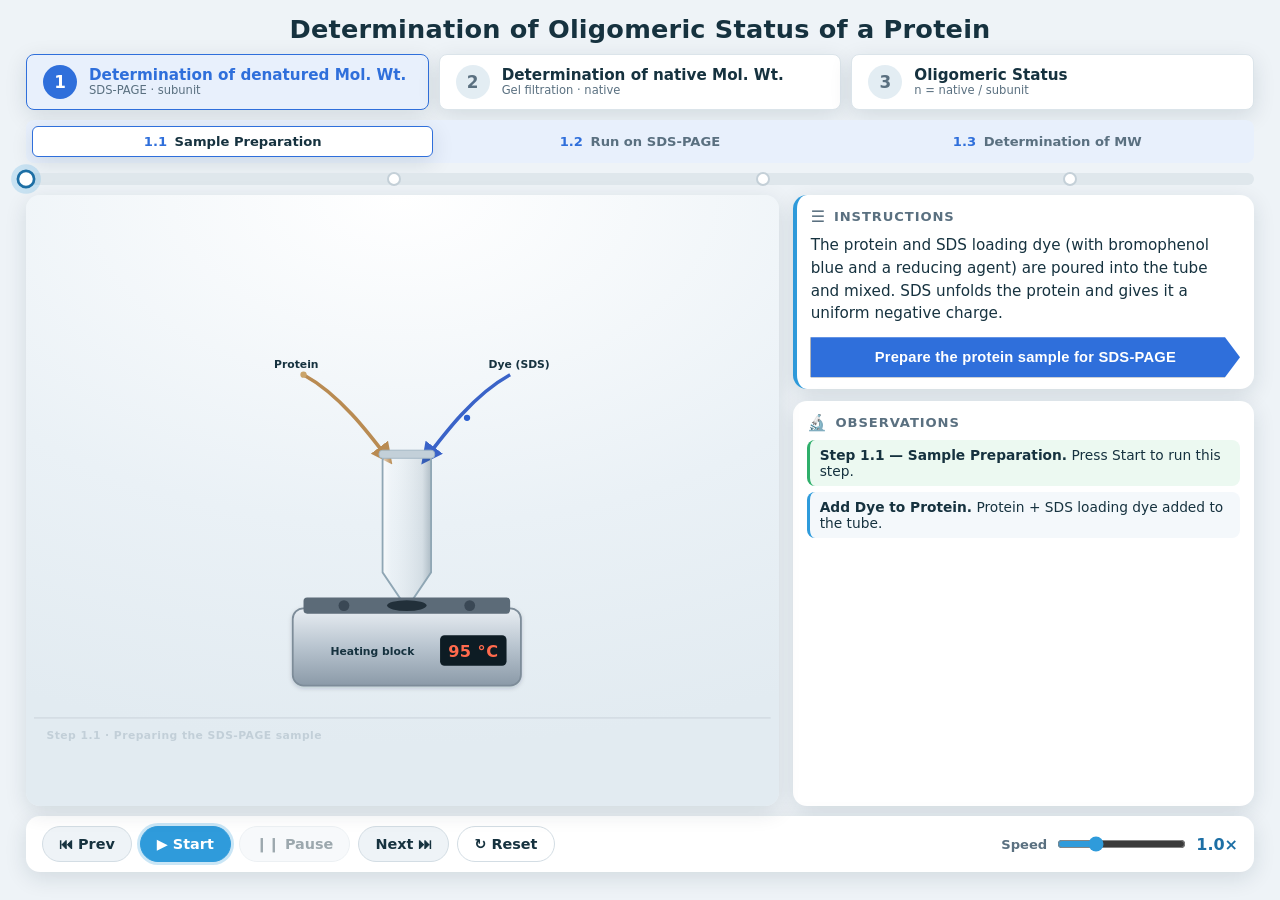
<file: simulation/index.html>
<!doctype html>
<html>
  <head>
    <!-- Add CSS at the head of HTML file -->
    <link rel="stylesheet" href="./css/main.css" />
  </head>
  <body>
    <!-- Your code goes here-->
    <!-- ============================================================= -->
    <!--  HEADER                                                       -->
    <!-- ============================================================= -->
    <header class="app-header">
      <h1 class="app-header__title">
        Determination of Oligomeric Status of a Protein
      </h1>
    </header>

    <!-- ============================================================= -->
    <!--  TOP-LEVEL STEP NAVIGATION (the three lab steps)              -->
    <!-- ============================================================= -->
    <nav class="step-nav" id="stepNav" aria-label="Lab steps">
      <button class="step-tab is-active" type="button" data-step="0">
        <span class="step-tab__num">1</span>
        <span class="step-tab__text"
          ><b>Determination of denatured Mol. Wt.</b
          ><small>SDS-PAGE · subunit</small></span
        >
      </button>
      <button class="step-tab" type="button" data-step="1">
        <span class="step-tab__num">2</span>
        <span class="step-tab__text"
          ><b>Determination of native Mol. Wt.</b
          ><small>Gel filtration · native</small></span
        >
      </button>
      <button class="step-tab" type="button" data-step="2">
        <span class="step-tab__num">3</span>
        <span class="step-tab__text"
          ><b>Oligomeric Status</b><small>n = native / subunit</small></span
        >
      </button>
    </nav>

    <!-- ============================================================= -->
    <!--  STEP-2 SUB NAVIGATION (only visible while GPC is active)     -->
    <!-- ============================================================= -->
    <nav class="sub-nav" id="subNav" aria-label="Procedure sub-steps">
      <!-- built by JS per step -->
    </nav>

    <!-- ============================================================= -->
    <!--  PROGRESS BAR (reflects the active sub-step's timeline)       -->
    <!-- ============================================================= -->
    <div
      class="progress"
      role="progressbar"
      aria-label="Step progress"
      aria-valuemin="0"
      aria-valuemax="100"
      aria-valuenow="0"
      id="progressRoot"
    >
      <div class="progress__fill" id="progressFill"></div>
      <ul class="progress__ticks" id="progressTicks"></ul>
    </div>

    <!-- ============================================================= -->
    <!--  MAIN WORKBENCH                                               -->
    <!-- ============================================================= -->
    <main class="workbench">
      <!-- ---------- LEFT : stacked scenes ---------- -->
      <section class="scene-stack" aria-label="Laboratory apparatus">
        <!-- ========================= STEP 1.1 : SDS SAMPLE PREPARATION ========================= -->
        <div class="scene" data-view="sdsprep" hidden>
          <svg
            id="sdsPrepScene"
            class="lab-svg"
            viewBox="0 0 820 560"
            preserveAspectRatio="xMidYMid meet"
            xmlns="http://www.w3.org/2000/svg"
            role="img"
            aria-label="SDS-PAGE sample preparation"
          >
            <defs>
              <clipPath id="tubeClip">
                <path d="M392,238 L392,360 L415,398 L438,360 L438,238 Z" />
              </clipPath>
            </defs>
            <line
              x1="0"
              y1="522"
              x2="820"
              y2="522"
              stroke="#d4dde4"
              stroke-width="2"
            />
            <text x="14" y="546" class="svg-watermark">
              Step 1.1 &middot; Preparing the SDS-PAGE sample
            </text>

            <!-- reagent pour arrows -->
            <g id="sdsArrowA" opacity="0">
              <path
                d="M300,140 C340,162 372,204 396,236"
                fill="none"
                stroke="#b98b52"
                stroke-width="4"
                marker-end="url(#arrowTan)"
              />
              <text
                x="292"
                y="132"
                class="svg-label"
                text-anchor="middle"
                fill="#8a6a3a"
              >
                Protein
              </text>
              <circle id="sdsDropA" cx="300" cy="140" r="0" fill="#caa46a" />
            </g>
            <g id="sdsArrowB" opacity="0">
              <path
                d="M530,140 C490,162 458,204 434,236"
                fill="none"
                stroke="#3a63c8"
                stroke-width="4"
                marker-end="url(#arrowBlue)"
              />
              <text
                x="540"
                y="132"
                class="svg-label"
                text-anchor="middle"
                fill="#2b4fa0"
              >
                Dye (SDS)
              </text>
              <circle id="sdsDropB" cx="530" cy="140" r="0" fill="#2b5fd0" />
            </g>

            <!-- heat waves + glow (over the block, behind the tube) -->
            <g id="sdsHeat" opacity="0">
              <ellipse
                id="sdsHeatGlow"
                cx="415"
                cy="398"
                rx="70"
                ry="16"
                fill="#ffb15a"
                opacity="0.5"
              />
              <g id="sdsHeatWaves">
                <path
                  d="M398,388 q6,-14 0,-28 q-6,-14 0,-28"
                  fill="none"
                  stroke="#f2a95c"
                  stroke-width="2.4"
                  opacity="0.85"
                />
                <path
                  d="M415,388 q6,-14 0,-28 q-6,-14 0,-28"
                  fill="none"
                  stroke="#f2a95c"
                  stroke-width="2.4"
                  opacity="0.85"
                />
                <path
                  d="M432,388 q6,-14 0,-28 q-6,-14 0,-28"
                  fill="none"
                  stroke="#f2a95c"
                  stroke-width="2.4"
                  opacity="0.85"
                />
              </g>
            </g>

            <!-- the sample tube (sits in the heating block) -->
            <g
              id="sdsTube"
              class="apparatus"
              tabindex="0"
              role="button"
              data-label="Sample Tube"
              data-info="Protein and SDS loading dye are mixed in the tube, heated to 95 °C to denature, then centrifuged. The blue supernatant is the ready-to-load sample."
            >
              <path
                d="M388,236 L388,360 L415,400 L442,360 L442,236 Q442,228 434,228 L396,228 Q388,228 388,236 Z"
                fill="url(#gradGlass)"
                stroke="#8fa6b4"
                stroke-width="2"
              />
              <g clip-path="url(#tubeClip)">
                <rect
                  id="sdsLiquid"
                  x="392"
                  y="398"
                  width="46"
                  height="0"
                  fill="#d9c79b"
                />
                <ellipse
                  id="sdsPellet"
                  cx="415"
                  cy="392"
                  rx="10"
                  ry="4"
                  fill="#1c2b46"
                  opacity="0"
                />
                <g id="sdsBubbles"></g>
              </g>
              <rect
                x="384"
                y="224"
                width="62"
                height="9"
                rx="4"
                fill="#c3d0d9"
                stroke="#9fb4c2"
              />
            </g>

            <!-- spin arcs (centrifuge step) -->
            <g id="sdsSpin" opacity="0">
              <path
                d="M356,290 A62,62 0 0 1 415,232"
                fill="none"
                stroke="#5a7686"
                stroke-width="3.5"
                marker-end="url(#arrowGrey)"
              />
              <path
                d="M474,290 A62,62 0 0 1 415,348"
                fill="none"
                stroke="#5a7686"
                stroke-width="3.5"
                marker-end="url(#arrowGrey)"
              />
            </g>

            <!-- heating block (dry block heater) -->
            <g
              id="sdsBlock"
              class="apparatus"
              tabindex="0"
              role="button"
              data-label="Heating Block (95 °C)"
              data-info="A dry heating block holds the tube at 95 °C. Heating with SDS and reducing agent fully denatures the protein into its subunits."
            >
              <rect
                x="288"
                y="400"
                width="254"
                height="86"
                rx="12"
                fill="url(#gradMetal)"
                stroke="#7d8c99"
                stroke-width="2"
                filter="url(#softShadow)"
              />
              <rect
                x="300"
                y="388"
                width="230"
                height="18"
                rx="4"
                fill="#5c6b78"
              />
              <ellipse cx="415" cy="397" rx="22" ry="6" fill="#22303a" />
              <circle cx="345" cy="397" r="6" fill="#3a4855" />
              <circle cx="485" cy="397" r="6" fill="#3a4855" />
              <!-- digital display -->
              <rect
                x="452"
                y="430"
                width="74"
                height="34"
                rx="5"
                fill="#0d1c24"
              />
              <text x="489" y="454" text-anchor="middle" class="heat-readout">
                95 °C
              </text>
              <text x="330" y="452" class="svg-label" fill="#e9eef3">
                Heating block
              </text>
            </g>

            <!-- ready check -->
            <g id="sdsReady" opacity="0">
              <circle cx="560" cy="230" r="22" fill="#2faf6b" />
              <path
                d="M550,230 l7,7 l14,-16"
                fill="none"
                stroke="#fff"
                stroke-width="4"
                stroke-linecap="round"
                stroke-linejoin="round"
              />
              <text
                x="560"
                y="272"
                class="svg-label"
                text-anchor="middle"
                fill="#1f8a52"
              >
                Blue sample ready
              </text>
            </g>
          </svg>
        </div>

        <!-- ========================= STEP 1.2 : GEL RUN ========================= -->
        <div class="scene" data-view="sdsrun" hidden>
          <svg
            id="gelScene"
            class="sds-gel"
            viewBox="0 0 360 470"
            preserveAspectRatio="xMidYMid meet"
            xmlns="http://www.w3.org/2000/svg"
            role="img"
            aria-label="SDS-PAGE gel"
          >
            <text x="180" y="24" text-anchor="middle" class="calib-title">
              Vertical slab gel — SDS-PAGE
            </text>
            <text x="24" y="70" class="gel-electrode">− cathode</text>
            <text x="24" y="452" class="gel-electrode">+ anode</text>
            <rect
              x="70"
              y="78"
              width="240"
              height="356"
              rx="6"
              fill="#e7edf1"
              stroke="#c2cfd8"
              stroke-width="2"
            />
            <rect x="102" y="82" width="56" height="12" rx="2" fill="#cdd8df" />
            <rect x="222" y="82" width="56" height="12" rx="2" fill="#cdd8df" />
            <text x="130" y="450" text-anchor="middle" class="gel-lane-label">
              Marker
            </text>
            <text x="250" y="450" text-anchor="middle" class="gel-lane-label">
              Unknown protein
            </text>
            <line
              id="gelDye"
              x1="76"
              y1="96"
              x2="304"
              y2="96"
              class="gel-dye"
            />
            <g id="gelMarker"></g>
            <g id="gelSample"></g>
            <g id="gelVolt">
              <rect
                id="gelVoltBadge"
                x="256"
                y="58"
                width="60"
                height="20"
                rx="10"
                fill="#0f2c3c"
                opacity="0"
              />
              <text
                id="gelVoltText"
                x="286"
                y="72"
                text-anchor="middle"
                class="gel-volt-text"
                opacity="0"
              >
                120 V
              </text>
            </g>
          </svg>
        </div>

        <!-- ========================= STEP 1.3 : DETERMINATION OF MW (graph + formula) ========================= -->
        <div class="scene" data-view="sdsdetermine" hidden>
          <div class="det-wrap">
            <svg
              id="rfGraph"
              class="calib"
              viewBox="0 0 360 440"
              preserveAspectRatio="xMidYMid meet"
              xmlns="http://www.w3.org/2000/svg"
              role="img"
              aria-label="Rf vs log MW calibration"
            >
              <text x="180" y="24" text-anchor="middle" class="calib-title">
                R&#8202;f vs log(MW)
              </text>
              <g id="rfGrid"></g>
              <line x1="70" y1="60" x2="70" y2="380" class="chart-axis" />
              <line x1="70" y1="380" x2="330" y2="380" class="chart-axis" />
              <text x="200" y="418" text-anchor="middle" class="chart-label">
                log (Molecular weight)
              </text>
              <text
                x="24"
                y="220"
                text-anchor="middle"
                class="chart-label"
                transform="rotate(-90 24 220)"
              >
                Relative mobility (Rf)
              </text>
              <g id="rfLine"></g>
              <g id="rfPoints"></g>
              <g id="rfUnknown"></g>
            </svg>
            <div class="det-formulas" id="sdsFormula"><!-- built by JS --></div>
          </div>
        </div>

        <!-- ========================= STEP 2.1 : COLUMN PACKING ========================= -->
        <div class="scene" data-view="packing">
          <svg
            id="packScene"
            class="lab-svg"
            viewBox="0 0 820 560"
            preserveAspectRatio="xMidYMid meet"
            xmlns="http://www.w3.org/2000/svg"
            role="img"
            aria-label="Column packing apparatus"
          >
            <line
              x1="0"
              y1="522"
              x2="820"
              y2="522"
              stroke="#d4dde4"
              stroke-width="2"
            />
            <text x="14" y="546" class="svg-watermark">
              Step 2.1 &middot; Packing the gel-filtration column
            </text>

            <g
              id="beaker"
              class="apparatus"
              tabindex="0"
              role="button"
              data-label="Gel Slurry"
              data-info="The dry matrix beads are swollen in the mobile phase to form a pourable slurry. Swelling fully hydrates the porous beads before packing."
            >
              <path
                d="M118,250 L298,250 L286,432 Q285,444 273,444 L143,444 Q131,444 130,432 Z"
                fill="url(#gradGlass)"
                stroke="#9fb4c2"
                stroke-width="2"
              />
              <rect
                id="p1Slurry"
                x="132"
                y="300"
                width="152"
                height="140"
                rx="4"
                fill="url(#gradSlurry)"
                opacity="0.9"
              />
              <rect
                id="p1SlurryBeads"
                x="132"
                y="300"
                width="152"
                height="140"
                fill="url(#patBeadsSm)"
                opacity="0.5"
              />
              <ellipse
                id="p1SlurrySurf"
                cx="208"
                cy="300"
                rx="76"
                ry="6"
                fill="#cdeede"
                opacity="0.85"
              />
              <text x="208" y="470" class="svg-label" text-anchor="middle">
                Gel slurry
              </text>
            </g>

            <g id="p1PourGroup" class="tubing">
              <path
                id="p1Pour"
                class="tube-flow pour-stream"
                d="M292,258 C360,250 470,150 566,112"
              />
            </g>
            <line
              x1="300"
              y1="248"
              x2="574"
              y2="110"
              stroke="#cfe0ea"
              stroke-width="4"
              stroke-linecap="round"
              opacity="0.7"
            />

            <g
              id="p1Column"
              class="apparatus"
              tabindex="0"
              role="button"
              data-label="Gel-Filtration Column"
              data-info="A glass column packed with porous gel beads. Even, air-free packing is essential — channels or bubbles cause band spreading and poor resolution."
            >
              <path
                d="M542,72 L630,72 L604,104 L568,104 Z"
                fill="url(#gradGlass)"
                stroke="#9fb4c2"
                stroke-width="1.6"
              />
              <rect
                id="p1Bed"
                x="546"
                y="452"
                width="80"
                height="0"
                fill="url(#patBeads)"
              />
              <rect
                id="p1Liquid"
                x="546"
                y="150"
                width="80"
                height="0"
                fill="url(#gradLiquid)"
                opacity="0.5"
              />
              <g id="p1Bubbles"></g>
              <rect
                id="p1Band"
                x="548"
                y="150"
                width="76"
                height="0"
                rx="3"
                fill="url(#gradBlue)"
                opacity="0"
              />
              <rect
                x="542"
                y="104"
                width="88"
                height="7"
                fill="#cfd8de"
                stroke="#aab6bf"
                stroke-width="0.8"
              />
              <rect
                x="542"
                y="452"
                width="88"
                height="7"
                fill="#cfd8de"
                stroke="#aab6bf"
                stroke-width="0.8"
              />
              <rect
                x="542"
                y="104"
                width="88"
                height="355"
                rx="8"
                fill="url(#gradGlass)"
                stroke="#8fa6b4"
                stroke-width="2"
              />
              <path d="M586,459 L586,486" stroke="#9fb4c2" stroke-width="4" />
              <circle
                cx="586"
                cy="474"
                r="6"
                fill="url(#gradMetal)"
                stroke="#7d8c99"
                stroke-width="1.4"
              />
              <text x="586" y="98" class="svg-label" text-anchor="middle">
                Column
              </text>
              <text x="642" y="200" class="svg-tag" id="p1TagVo">V&#8338;</text>
              <text x="642" y="360" class="svg-tag" id="p1TagVi">V&#7522;</text>
            </g>

            <g id="p1Waste">
              <path
                d="M556,494 L616,494 L610,528 Q609,534 603,534 L569,534 Q563,534 562,528 Z"
                fill="url(#gradGlass)"
                stroke="#9fb4c2"
                stroke-width="1.6"
              />
              <rect
                id="p1WasteLiquid"
                x="562"
                y="520"
                width="52"
                height="0"
                rx="2"
                fill="#bfe0f2"
                opacity="0.85"
              />
            </g>

            <g id="p1Result" opacity="0">
              <rect
                x="120"
                y="120"
                width="270"
                height="86"
                rx="12"
                fill="#0f2c3c"
              />
              <text x="136" y="150" class="result-title">
                Packing test &mdash; Kd = 1 marker
              </text>
              <text x="136" y="176" class="result-line">
                Vₑ = Vₒ + Vᵢ &nbsp;→&nbsp; elutes as expected
              </text>
              <text x="136" y="196" class="result-ok">
                ✓ Column evenly packed, no air channels
              </text>
            </g>
          </svg>
        </div>

        <!-- ========================= STEP 2.2 : SAMPLE PREPARATION ========================= -->
        <div class="scene" data-view="prep" hidden>
          <svg
            id="prepScene"
            class="lab-svg"
            viewBox="0 0 820 560"
            preserveAspectRatio="xMidYMid meet"
            xmlns="http://www.w3.org/2000/svg"
            role="img"
            aria-label="Sample preparation apparatus"
          >
            <line
              x1="0"
              y1="522"
              x2="820"
              y2="522"
              stroke="#d4dde4"
              stroke-width="2"
            />
            <text x="14" y="546" class="svg-watermark">
              Step 2.2 &middot; Preparing a clarified sample
            </text>

            <!-- flow arrows between stations -->
            <path
              d="M214,346 L286,346"
              fill="none"
              stroke="#9fb4c2"
              stroke-width="4"
              marker-end="url(#arrow)"
            />
            <path
              d="M468,402 L512,402"
              fill="none"
              stroke="#9fb4c2"
              stroke-width="4"
              marker-end="url(#arrow)"
            />

            <!-- 1) sample vial -->
            <g
              id="p2Vial"
              class="apparatus"
              tabindex="0"
              role="button"
              data-label="Protein Sample"
              data-info="The protein is dissolved in the mobile phase (the same buffer used to elute), so the sample and eluent are chemically matched."
            >
              <rect
                x="110"
                y="250"
                width="90"
                height="182"
                rx="10"
                fill="url(#gradGlass)"
                stroke="#9fb4c2"
                stroke-width="2"
              />
              <rect
                id="p2VialLiquid"
                x="116"
                y="430"
                width="78"
                height="0"
                rx="6"
                fill="#caa46a"
                opacity="0.85"
              />
              <g id="p2Cloud"></g>
              <g id="p2Dropper">
                <rect
                  x="146"
                  y="196"
                  width="18"
                  height="44"
                  rx="4"
                  fill="#eaf1f6"
                  stroke="#9fb4c2"
                  stroke-width="1.4"
                />
                <rect
                  x="151"
                  y="184"
                  width="8"
                  height="16"
                  rx="3"
                  fill="#c44"
                />
                <circle
                  id="p2DropperDrop"
                  cx="155"
                  cy="246"
                  r="0"
                  fill="#7fd1ff"
                />
              </g>
              <text x="155" y="452" class="svg-label" text-anchor="middle">
                Sample
              </text>
            </g>

            <!-- 2) syringe filter -->
            <g
              id="p2Syringe"
              class="apparatus"
              tabindex="0"
              role="button"
              data-label="Syringe Filter"
              data-info="Suspended particles are removed by pushing the sample through a membrane filter. Particulates would otherwise clog the column and ruin the packing."
            >
              <rect
                x="300"
                y="165"
                width="56"
                height="150"
                rx="6"
                fill="url(#gradGlass)"
                stroke="#9fb4c2"
                stroke-width="2"
              />
              <rect
                id="p2BarrelSample"
                x="305"
                y="175"
                width="46"
                height="140"
                rx="3"
                fill="#caa46a"
                opacity="0.8"
              />
              <g id="p2Plunger">
                <rect
                  x="323"
                  y="126"
                  width="10"
                  height="46"
                  rx="3"
                  fill="#cbd5dd"
                  stroke="#9fb4c2"
                  stroke-width="1"
                />
                <rect
                  x="308"
                  y="118"
                  width="40"
                  height="9"
                  rx="3"
                  fill="#c44"
                />
              </g>
              <path
                d="M310,315 L346,315 L339,340 L317,340 Z"
                fill="url(#gradMetal)"
                stroke="#7d8c99"
                stroke-width="1.6"
              />
              <rect
                id="p2FilterCake"
                x="315"
                y="322"
                width="26"
                height="6"
                rx="2"
                fill="#8a5a3a"
                opacity="0"
              />
              <path d="M328,340 L328,360" stroke="#9fb4c2" stroke-width="3" />
              <circle id="p2Drop" cx="328" cy="366" r="0" fill="#bfe0e8" />
              <text
                x="328"
                y="120"
                class="svg-label"
                text-anchor="middle"
                dy="-4"
              >
                Filter
              </text>
            </g>

            <!-- 3) clarified collection tube -->
            <g
              id="p2Clean"
              class="apparatus"
              tabindex="0"
              role="button"
              data-label="Clarified Sample"
              data-info="The clear filtrate — free of particulates — is collected. This is the injection-ready sample for the column."
            >
              <path
                d="M304,366 L352,366 L346,452 Q345,460 337,460 L319,460 Q311,460 310,452 Z"
                fill="url(#gradGlass)"
                stroke="#9fb4c2"
                stroke-width="2"
              />
              <rect
                id="p2Filtrate"
                x="310"
                y="450"
                width="36"
                height="0"
                rx="3"
                fill="#d9c79b"
                opacity="0.8"
              />
            </g>

            <!-- 4) injection syringe -->
            <g id="p2LoadSyringe" opacity="0">
              <rect
                x="520"
                y="250"
                width="56"
                height="150"
                rx="6"
                fill="url(#gradGlass)"
                stroke="#9fb4c2"
                stroke-width="2"
              />
              <rect
                id="p2LoadSample"
                x="525"
                y="400"
                width="46"
                height="0"
                rx="3"
                fill="#d9c79b"
                opacity="0.85"
              />
              <g id="p2LoadPlunger">
                <rect
                  x="543"
                  y="206"
                  width="10"
                  height="48"
                  rx="3"
                  fill="#cbd5dd"
                  stroke="#9fb4c2"
                  stroke-width="1"
                />
                <rect
                  x="528"
                  y="198"
                  width="40"
                  height="9"
                  rx="3"
                  fill="#c44"
                />
              </g>
              <path d="M548,400 L548,428" stroke="#9fb4c2" stroke-width="3" />
              <text
                x="548"
                y="248"
                class="svg-label"
                text-anchor="middle"
                dy="-4"
              >
                Injection syringe
              </text>
            </g>
          </svg>
        </div>

        <!-- ========================= STEP 2.3 : RUNNING OF SAMPLES ========================= -->
        <div class="scene" data-view="running" hidden>
          <svg
            id="lab"
            class="lab-svg"
            viewBox="0 0 820 560"
            preserveAspectRatio="xMidYMid meet"
            xmlns="http://www.w3.org/2000/svg"
            role="img"
            aria-label="Gel filtration chromatography apparatus"
          >
            <g id="bench">
              <rect x="0" y="0" width="820" height="560" fill="transparent" />
              <line
                x1="0"
                y1="520"
                x2="820"
                y2="520"
                stroke="#d4dde4"
                stroke-width="2"
              />
              <text x="14" y="544" class="svg-watermark">
                Step 2.3 &middot; Running standards &amp; the unknown, one by
                one
              </text>
            </g>

            <!-- active-sample chip -->
            <g id="runChip">
              <rect
                id="runChipBg"
                x="44"
                y="16"
                width="230"
                height="34"
                rx="17"
                fill="#0f2c3c"
              />
              <circle id="runChipDot" cx="66" cy="33" r="7" fill="#2f6fdb" />
              <text id="runChipText" x="82" y="38" class="run-chip-text">
                Blue Dextran
              </text>
            </g>

            <g
              id="reservoir"
              class="apparatus"
              tabindex="0"
              role="button"
              data-label="Mobile-Phase Reservoir"
              data-info="Buffer (eluent) reservoir. The pump draws mobile phase from here to carry each sample through the column at a constant flow rate."
            >
              <rect
                x="44"
                y="70"
                width="104"
                height="98"
                rx="8"
                fill="url(#gradGlass)"
                stroke="#9fb4c2"
                stroke-width="2"
              />
              <rect
                id="reservoirLiquid"
                x="48"
                y="92"
                width="96"
                height="72"
                rx="5"
                fill="url(#gradLiquid)"
                opacity="0.85"
              />
              <ellipse
                cx="96"
                cy="92"
                rx="48"
                ry="6"
                fill="#bfeaff"
                opacity="0.85"
              />
              <text x="96" y="184" class="svg-label" text-anchor="middle">
                Eluent
              </text>
            </g>

            <g class="tubing" data-flow="t1">
              <path class="tube-base" d="M96,168 C96,210 150,210 188,118" />
              <path
                class="tube-flow"
                id="flowT1"
                d="M96,168 C96,210 150,210 188,118"
              />
            </g>

            <g
              id="pump"
              class="apparatus"
              tabindex="0"
              role="button"
              data-label="HPLC Pump"
              data-info="Constant-flow pump. No salt gradient is used in gel filtration — the flow of mobile phase alone elutes each sample."
            >
              <circle
                cx="222"
                cy="104"
                r="38"
                fill="url(#gradMetal)"
                stroke="#7d8c99"
                stroke-width="2"
                filter="url(#softShadow)"
              />
              <circle cx="222" cy="104" r="27" fill="#22455c" />
              <g id="pumpRotor">
                <rect
                  x="219"
                  y="82"
                  width="6"
                  height="44"
                  rx="3"
                  fill="#9fe0ff"
                />
                <rect
                  x="200"
                  y="101"
                  width="44"
                  height="6"
                  rx="3"
                  fill="#9fe0ff"
                />
              </g>
              <circle cx="222" cy="104" r="5" fill="#0d2533" />
              <text x="222" y="158" class="svg-label" text-anchor="middle">
                Pump
              </text>
            </g>

            <g class="tubing" data-flow="t2">
              <path class="tube-base" d="M260,104 L322,104" />
              <path class="tube-flow" id="flowT2" d="M260,104 L322,104" />
            </g>

            <g
              id="syringe"
              class="apparatus"
              tabindex="0"
              role="button"
              data-label="Sample Injector"
              data-info="Each sample (Blue Dextran, the standards, then the unknown) is injected in turn as a sharp band at the top of the column."
            >
              <rect
                x="342"
                y="20"
                width="26"
                height="40"
                rx="3"
                fill="#ffffff"
                stroke="#9fb4c2"
                stroke-width="2"
              />
              <g id="syringePlunger">
                <rect x="350" y="2" width="10" height="24" rx="2" fill="#c44" />
                <rect x="346" y="0" width="18" height="6" rx="2" fill="#a33" />
              </g>
              <rect
                id="syringeSample"
                x="346"
                y="44"
                width="18"
                height="14"
                rx="2"
                fill="#c0504d"
                opacity="0.9"
              />
              <path d="M355,60 L355,82" stroke="#9fb4c2" stroke-width="3" />
            </g>

            <g
              id="valve"
              class="apparatus"
              tabindex="0"
              role="button"
              data-label="Injection Valve"
              data-info="Switches the injected sample onto the column so the mobile phase sweeps it through the packed bed."
            >
              <circle
                cx="355"
                cy="104"
                r="24"
                fill="url(#gradMetal)"
                stroke="#7d8c99"
                stroke-width="2"
              />
              <g id="valveRotor">
                <rect
                  x="351"
                  y="86"
                  width="8"
                  height="36"
                  rx="4"
                  fill="#22455c"
                />
              </g>
              <circle cx="355" cy="104" r="4" fill="#0d2533" />
              <text x="355" y="150" class="svg-label" text-anchor="middle">
                Injector
              </text>
            </g>

            <g class="tubing" data-flow="t3">
              <path class="tube-base" d="M355,128 L355,150 L427,150 L427,158" />
              <path
                class="tube-flow"
                id="flowT3"
                d="M355,128 L355,150 L427,150 L427,158"
              />
            </g>

            <g
              id="column"
              class="apparatus"
              tabindex="0"
              role="button"
              data-label="Chromatography Column"
              data-info="Glass column packed with porous gel beads. Large molecules are excluded from the pores and elute first (small Vₑ); small molecules diffuse into the pores and elute later (large Vₑ)."
            >
              <rect
                x="394"
                y="158"
                width="66"
                height="248"
                rx="6"
                fill="url(#patBeads)"
              />
              <rect
                x="394"
                y="158"
                width="66"
                height="8"
                fill="#cfd8de"
                stroke="#aab6bf"
                stroke-width="0.8"
              />
              <rect
                x="394"
                y="398"
                width="66"
                height="8"
                fill="#cfd8de"
                stroke="#aab6bf"
                stroke-width="0.8"
              />
              <rect
                x="394"
                y="150"
                width="66"
                height="256"
                rx="8"
                fill="url(#gradGlass)"
                stroke="#8fa6b4"
                stroke-width="2"
              />
              <rect
                id="sampleBand"
                x="397"
                y="170"
                width="60"
                height="0"
                rx="3"
                fill="#b5532f"
                opacity="0"
              />
              <text x="427" y="146" class="svg-label" text-anchor="middle">
                Column
              </text>
              <text x="468" y="180" class="svg-tag" id="tagVoid">V&#8338;</text>
              <text x="468" y="300" class="svg-tag" id="tagPore">V&#7522;</text>
            </g>

            <g id="moleculeLayer"></g>

            <g
              id="detector"
              class="apparatus"
              tabindex="0"
              role="button"
              data-label="Detector (UV / RI)"
              data-info="Detector at the column outlet. It records the concentration of each eluting band as a peak on the chromatogram at that sample's elution volume."
            >
              <rect
                x="384"
                y="412"
                width="86"
                height="58"
                rx="8"
                fill="url(#gradMetal)"
                stroke="#7d8c99"
                stroke-width="2"
                filter="url(#softShadow)"
              />
              <rect
                x="396"
                y="424"
                width="62"
                height="34"
                rx="4"
                fill="#0d2533"
              />
              <rect
                x="421"
                y="406"
                width="12"
                height="70"
                fill="#2f9bdb"
                opacity="0.25"
              />
              <circle
                id="detectorGlow"
                cx="427"
                cy="441"
                r="22"
                fill="url(#gradGlow)"
                opacity="0"
              />
              <circle
                id="detectorLamp"
                cx="412"
                cy="441"
                r="5"
                fill="#3a5666"
              />
              <circle cx="442" cy="441" r="3" fill="#7fd1ff" />
              <text x="427" y="490" class="svg-label" text-anchor="middle">
                Detector
              </text>
            </g>

            <g class="tubing" data-flow="t4">
              <path class="tube-base" d="M427,470 L427,486 L520,486" />
              <path
                class="tube-flow"
                id="flowT4"
                d="M427,470 L427,486 L520,486"
              />
            </g>

            <g id="nozzle">
              <path
                d="M0,-8 L12,-8 L8,4 L4,4 Z"
                fill="#9fb4c2"
                transform="translate(-6,0)"
              />
              <circle id="nozzleDrop" cx="0" cy="8" r="0" fill="#b5532f" />
            </g>

            <g
              id="collector"
              class="apparatus"
              tabindex="0"
              role="button"
              data-label="Fraction Collector"
              data-info="Each run is collected in its own tube: F1 Blue Dextran, F2–F4 the standards, F5 the unknown."
            >
              <rect
                x="498"
                y="528"
                width="296"
                height="14"
                rx="4"
                fill="#cdd7de"
                stroke="#aab6bf"
              />
              <g id="tubeRack"></g>
              <text x="646" y="556" class="svg-label" text-anchor="middle">
                Fraction Collector
              </text>
            </g>
          </svg>
        </div>

        <!-- ========================= STEP 2.4 : DETERMINATION OF MW ========================= -->
        <div class="scene" data-view="determination" hidden>
          <div class="det-wrap">
            <svg
              id="calibGraph"
              class="calib"
              viewBox="0 0 560 440"
              preserveAspectRatio="xMidYMid meet"
              xmlns="http://www.w3.org/2000/svg"
              role="img"
              aria-label="Calibration curve"
            >
              <text x="280" y="26" text-anchor="middle" class="calib-title">
                Calibration curve — Kₐᵥ vs log(MW)
              </text>
              <!-- plot frame -->
              <g id="calibGrid"></g>
              <line x1="80" y1="60" x2="80" y2="380" class="chart-axis" />
              <line x1="80" y1="380" x2="520" y2="380" class="chart-axis" />
              <text x="300" y="418" text-anchor="middle" class="chart-label">
                log (Molecular weight)
              </text>
              <text
                x="26"
                y="220"
                text-anchor="middle"
                class="chart-label"
                transform="rotate(-90 26 220)"
              >
                Kₐᵥ
              </text>
              <g id="calibLine"></g>
              <g id="calibPoints"></g>
              <g id="calibUnknown"></g>
            </svg>
            <div class="det-formulas" id="detFormulas">
              <!-- filled by JS -->
            </div>
          </div>
        </div>

        <!-- ========================= STEP 2.5 : COLUMN REGENERATION ========================= -->
        <div class="scene" data-view="regen" hidden>
          <svg
            id="regenScene"
            class="lab-svg"
            viewBox="0 0 820 560"
            preserveAspectRatio="xMidYMid meet"
            xmlns="http://www.w3.org/2000/svg"
            role="img"
            aria-label="Column regeneration apparatus"
          >
            <line
              x1="0"
              y1="522"
              x2="820"
              y2="522"
              stroke="#d4dde4"
              stroke-width="2"
            />
            <text x="14" y="546" class="svg-watermark">
              Step 2.5 &middot; Washing, re-equilibration &amp; storage
            </text>

            <g
              id="p4Reservoir"
              class="apparatus"
              tabindex="0"
              role="button"
              data-label="Wash / Mobile Phase"
              data-info="First a salt-containing mobile phase strips non-specifically bound protein; then plain mobile phase re-equilibrates the column for the next separation."
            >
              <rect
                x="70"
                y="60"
                width="120"
                height="96"
                rx="8"
                fill="url(#gradGlass)"
                stroke="#9fb4c2"
                stroke-width="2"
              />
              <rect
                id="p4ResLiquid"
                x="74"
                y="84"
                width="112"
                height="68"
                rx="5"
                fill="url(#gradSalt)"
                opacity="0.85"
              />
              <ellipse
                cx="130"
                cy="84"
                rx="56"
                ry="6"
                fill="#dfeafc"
                opacity="0.85"
              />
              <text
                id="p4ResLabel"
                x="130"
                y="176"
                class="svg-label"
                text-anchor="middle"
              >
                Salt buffer
              </text>
            </g>

            <g class="tubing" id="p4InTube">
              <path class="tube-base" d="M130,156 C130,210 300,200 388,150" />
              <path class="tube-flow" d="M130,156 C130,210 300,200 388,150" />
            </g>

            <g
              id="p4Column"
              class="apparatus"
              tabindex="0"
              role="button"
              data-label="Packed Column"
              data-info="After a run, some protein clings non-specifically to the matrix. Washing and re-equilibration return the column to a clean, reusable state."
            >
              <rect
                x="388"
                y="150"
                width="74"
                height="256"
                rx="6"
                fill="url(#patBeads)"
              />
              <rect
                id="p4Liquid"
                x="388"
                y="158"
                width="74"
                height="0"
                fill="url(#gradLiquid)"
                opacity="0.4"
              />
              <g id="p4Adsorbed"></g>
              <rect
                x="388"
                y="150"
                width="74"
                height="8"
                fill="#cfd8de"
                stroke="#aab6bf"
                stroke-width="0.8"
              />
              <rect
                x="388"
                y="398"
                width="74"
                height="8"
                fill="#cfd8de"
                stroke="#aab6bf"
                stroke-width="0.8"
              />
              <rect
                x="388"
                y="150"
                width="74"
                height="256"
                rx="8"
                fill="url(#gradGlass)"
                stroke="#8fa6b4"
                stroke-width="2"
              />
              <path d="M425,406 L425,436" stroke="#9fb4c2" stroke-width="4" />
              <text x="425" y="146" class="svg-label" text-anchor="middle">
                Column
              </text>
              <rect
                id="p4Cap"
                x="404"
                y="132"
                width="42"
                height="14"
                rx="4"
                fill="url(#gradMetal)"
                stroke="#7d8c99"
                stroke-width="1.4"
                opacity="0"
              />
            </g>

            <g class="tubing" id="p4OutTube">
              <path class="tube-base" d="M425,436 L425,470" />
              <path class="tube-flow" d="M425,436 L425,470" />
            </g>

            <g id="p4Waste">
              <path
                d="M392,474 L458,474 L451,520 Q450,528 442,528 L408,528 Q400,528 399,520 Z"
                fill="url(#gradGlass)"
                stroke="#9fb4c2"
                stroke-width="1.6"
              />
              <rect
                id="p4WasteLiquid"
                x="400"
                y="512"
                width="50"
                height="0"
                rx="2"
                fill="#bfe0f2"
                opacity="0.85"
              />
              <text
                x="425"
                y="512"
                class="svg-label"
                text-anchor="middle"
                font-size="10"
              >
                Waste
              </text>
            </g>

            <g id="p4Fridge" opacity="0">
              <rect
                x="560"
                y="150"
                width="210"
                height="260"
                rx="16"
                fill="#eaf4fb"
                stroke="#9fc2dd"
                stroke-width="2"
              />
              <rect
                x="560"
                y="150"
                width="210"
                height="46"
                rx="16"
                fill="#d5eaf7"
                stroke="#9fc2dd"
                stroke-width="2"
              />
              <text
                x="665"
                y="180"
                class="svg-label"
                text-anchor="middle"
                fill="#1d6fa5"
              >
                ❄ Cold Room · 4 °C
              </text>
              <rect
                x="636"
                y="228"
                width="58"
                height="150"
                rx="8"
                fill="url(#patBeads)"
              />
              <rect
                x="636"
                y="228"
                width="58"
                height="150"
                rx="8"
                fill="url(#gradGlass)"
                stroke="#8fa6b4"
                stroke-width="2"
              />
              <rect
                x="648"
                y="216"
                width="34"
                height="14"
                rx="4"
                fill="url(#gradMetal)"
                stroke="#7d8c99"
                stroke-width="1.2"
              />
              <rect
                x="578"
                y="330"
                width="174"
                height="62"
                rx="10"
                fill="#ffffff"
                stroke="#cfe0ea"
              />
              <text x="590" y="352" class="store-line">20% ethanol</text>
              <text x="590" y="370" class="store-line">0.05% sodium azide</text>
              <text x="590" y="388" class="store-line">stored at 4 °C</text>
            </g>
          </svg>
        </div>

        <!-- ========================= STEP 3 : OLIGOMERIC STATUS ========================= -->
        <div class="scene" data-view="oligo" hidden>
          <div class="formula-stage" id="oligoStage"><!-- filled by JS --></div>
        </div>

        <!-- floating tooltip -->
        <div
          class="tooltip"
          id="tooltip"
          role="status"
          aria-live="polite"
          hidden
        ></div>
      </section>

      <!-- ---------- RIGHT : information panels ---------- -->
      <aside class="panels">
        <div class="panel panel--instructions">
          <h2 class="panel__title">
            <span class="panel__icon">&#9776;</span> Instructions
          </h2>
          <p class="panel__step" id="instructionText">
            Welcome. This lab determines a protein's
            <strong>oligomeric status</strong> by comparing its native MW (gel
            filtration) with its subunit MW (SDS-PAGE). Use the step tabs above.
          </p>
          <button
            class="action-hint"
            id="actionHint"
            type="button"
            hidden
          ></button>
        </div>

        <div class="panel panel--chart" id="chartPanel">
          <h2 class="panel__title">
            <span class="panel__icon">&#128202;</span> Chromatogram
          </h2>
          <p class="chart-caption" id="chartCaption">Detector trace</p>
          <svg
            id="chart"
            viewBox="0 0 300 180"
            preserveAspectRatio="none"
            class="chart"
          >
            <g id="chartGrid"></g>
            <line x1="38" y1="150" x2="292" y2="150" class="chart-axis" />
            <line x1="38" y1="12" x2="38" y2="150" class="chart-axis" />
            <path
              id="chartLargeArea"
              class="chart-area chart-area--large"
              d=""
            />
            <path
              id="chartNormalArea"
              class="chart-area chart-area--normal"
              d=""
            />
            <path
              id="chartSmallArea"
              class="chart-area chart-area--small"
              d=""
            />
            <g id="chartRuns"></g>
            <path id="chartTrace" class="chart-trace" d="" />
            <line
              id="chartCursor"
              class="chart-cursor"
              x1="38"
              y1="12"
              x2="38"
              y2="150"
            />
            <text x="165" y="174" class="chart-label" text-anchor="middle">
              Elution volume (mL) &#8594;
            </text>
            <text
              x="12"
              y="80"
              class="chart-label"
              text-anchor="middle"
              transform="rotate(-90 12 80)"
            >
              Signal
            </text>
          </svg>
          <div class="chart-legend" id="chartLegend"></div>
        </div>

        <div class="panel panel--observation">
          <h2 class="panel__title">
            <span class="panel__icon">&#128300;</span> Observations
          </h2>
          <ul class="observation-log" id="observationLog"></ul>
        </div>
      </aside>
    </main>

    <!-- ============================================================= -->
    <!--  CONTROL DOCK                                                 -->
    <!-- ============================================================= -->
    <footer class="controls" aria-label="Experiment controls">
      <div class="controls__group controls__group--transport">
        <button class="btn" id="btnPrev" type="button" title="Previous step">
          &#9198; Prev
        </button>
        <button class="btn btn--primary" id="btnStart" type="button">
          &#9654; Start
        </button>
        <button class="btn" id="btnPause" type="button" disabled>
          &#10073;&#10073; Pause
        </button>
        <button class="btn" id="btnNext" type="button" title="Next step">
          Next &#9197;
        </button>
        <button class="btn btn--ghost" id="btnReset" type="button">
          &#8635; Reset
        </button>
      </div>
      <div class="controls__group controls__group--speed">
        <label for="speed" class="controls__speed-label">Speed</label>
        <input
          type="range"
          id="speed"
          min="0.25"
          max="3"
          step="0.25"
          value="1"
        />
        <output id="speedOut" class="controls__speed-out">1.0&times;</output>
      </div>
    </footer>

    <!-- ============================================================= -->
    <!--  SHARED SVG DEFINITIONS                                       -->
    <!-- ============================================================= -->
    <svg
      class="svg-defs"
      width="0"
      height="0"
      aria-hidden="true"
      focusable="false"
    >
      <defs>
        <linearGradient id="gradLiquid" x1="0" y1="0" x2="0" y2="1">
          <stop offset="0%" stop-color="#7fd1ff" />
          <stop offset="100%" stop-color="#2f9bdb" />
        </linearGradient>
        <linearGradient id="gradSalt" x1="0" y1="0" x2="0" y2="1">
          <stop offset="0%" stop-color="#bfe6d6" />
          <stop offset="100%" stop-color="#6bb8a0" />
        </linearGradient>
        <linearGradient id="gradSlurry" x1="0" y1="0" x2="0" y2="1">
          <stop offset="0%" stop-color="#d5f0e2" />
          <stop offset="100%" stop-color="#9ed4bd" />
        </linearGradient>
        <linearGradient id="gradBlue" x1="0" y1="0" x2="0" y2="1">
          <stop offset="0%" stop-color="#5b8def" />
          <stop offset="100%" stop-color="#274bb0" />
        </linearGradient>
        <linearGradient id="gradGlass" x1="0" y1="0" x2="1" y2="0">
          <stop offset="0%" stop-color="#ffffff" stop-opacity="0.65" />
          <stop offset="18%" stop-color="#ffffff" stop-opacity="0.05" />
          <stop offset="82%" stop-color="#16364a" stop-opacity="0.10" />
          <stop offset="100%" stop-color="#16364a" stop-opacity="0.28" />
        </linearGradient>
        <linearGradient id="gradMetal" x1="0" y1="0" x2="0" y2="1">
          <stop offset="0%" stop-color="#e9eef3" />
          <stop offset="50%" stop-color="#b8c4cf" />
          <stop offset="100%" stop-color="#8b9aa8" />
        </linearGradient>
        <pattern
          id="patBeads"
          x="0"
          y="0"
          width="22"
          height="22"
          patternUnits="userSpaceOnUse"
        >
          <rect width="22" height="22" fill="#eaf6ef" />
          <circle
            cx="6"
            cy="6"
            r="6"
            fill="#bfe3cd"
            stroke="#9fd0b4"
            stroke-width="0.6"
          />
          <circle
            cx="17"
            cy="13"
            r="6"
            fill="#c9e8d6"
            stroke="#9fd0b4"
            stroke-width="0.6"
          />
          <circle
            cx="4"
            cy="18"
            r="5"
            fill="#b6dfc6"
            stroke="#9fd0b4"
            stroke-width="0.6"
          />
          <circle cx="6" cy="6" r="1.7" fill="#eaf6ef" />
          <circle cx="17" cy="13" r="1.7" fill="#eaf6ef" />
          <circle cx="4" cy="18" r="1.5" fill="#eaf6ef" />
        </pattern>
        <pattern
          id="patBeadsSm"
          x="0"
          y="0"
          width="14"
          height="14"
          patternUnits="userSpaceOnUse"
        >
          <circle cx="4" cy="4" r="3.2" fill="#7dc5a6" />
          <circle cx="10" cy="9" r="3.2" fill="#8ccdb0" />
        </pattern>
        <radialGradient id="gradGlow" cx="50%" cy="50%" r="50%">
          <stop offset="0%" stop-color="#fff6c2" />
          <stop offset="55%" stop-color="#ffd34d" />
          <stop offset="100%" stop-color="#ffd34d" stop-opacity="0" />
        </radialGradient>
        <filter id="softShadow" x="-20%" y="-20%" width="140%" height="140%">
          <feDropShadow
            dx="0"
            dy="2"
            stdDeviation="2.5"
            flood-color="#0b2b3d"
            flood-opacity="0.18"
          />
        </filter>
        <marker
          id="arrow"
          viewBox="0 0 10 10"
          refX="7"
          refY="5"
          markerWidth="6"
          markerHeight="6"
          orient="auto-start-reverse"
        >
          <path d="M0,0 L10,5 L0,10 z" fill="var(--c-accent)" />
        </marker>
        <marker
          id="arrowTan"
          viewBox="0 0 10 10"
          refX="8"
          refY="5"
          markerWidth="6"
          markerHeight="6"
          orient="auto"
        >
          <path d="M0,0 L10,5 L0,10 z" fill="#b98b52" />
        </marker>
        <marker
          id="arrowBlue"
          viewBox="0 0 10 10"
          refX="8"
          refY="5"
          markerWidth="6"
          markerHeight="6"
          orient="auto"
        >
          <path d="M0,0 L10,5 L0,10 z" fill="#3a63c8" />
        </marker>
        <marker
          id="arrowGrey"
          viewBox="0 0 10 10"
          refX="8"
          refY="5"
          markerWidth="7"
          markerHeight="7"
          orient="auto"
        >
          <path d="M0,0 L10,5 L0,10 z" fill="#5a7686" />
        </marker>
      </defs>
    </svg>

    <!-- Add JS at the bottom of HTML file -->
    <script src="./js/main.js"></script>
  <script src="../assets/js/iframeResize.js"></script>
        
        </body>
</html>
</file>
<file: simulation/css/main.css>
/* ================================================================
   Gel Permeation Chromatography — Virtual Lab
   styles.css
   ----------------------------------------------------------------
   Layout, theming and CSS-driven animations.  Anything that the JS
   needs to read (durations, colours) is exposed as a CSS variable so
   values are not duplicated / hard-coded in two places.
   ================================================================ */

/* ---------- design tokens ---------- */
:root {
  --c-bg: #eef3f7;
  --c-bg-panel: #ffffff;
  --c-ink: #16323f;
  --c-ink-soft: #5a7080;
  --c-accent: #2f9bdb;
  --c-accent-dark: #1d6fa5;
  --c-large: #2f6fdb; /* large molecules (blue)        */
  --c-normal: #2faf6b; /* intermediate molecules (green) */
  --c-small: #e0533b; /* small molecules (red)         */
  --c-ok: #2faf6b;
  --c-warn: #e0a32e;
  --c-line: #d4dde4;
  --c-shadow: 0 6px 22px rgba(11, 43, 61, 0.12);

  --radius: 14px;
  --radius-sm: 8px;

  /* animation timing shared with JS (see CONFIG.css mirror) */
  --flow-dash-speed: 1.1s;
  --pulse-speed: 1.6s;

  --font:
    "Segoe UI", system-ui, -apple-system, Roboto, Helvetica, Arial, sans-serif;
}

* {
  box-sizing: border-box;
}

html,
body {
  margin: 0;
  padding: 0;
  background: var(--c-bg);
  color: var(--c-ink);
  font-family: var(--font);
  min-height: 100vh;
}

body {
  display: flex;
  flex-direction: column;
  gap: 10px;
  padding: 14px clamp(10px, 2.5vw, 26px) 18px;
}

/* ================================================================
   HEADER
   ================================================================ */
.app-header {
  display: flex;
  align-items: center;
  justify-content: center;
  text-align: center;
}
.app-header__title {
  margin: 0;
  font-size: clamp(1.1rem, 2.6vw, 1.6rem);
  letter-spacing: 0.2px;
  color: var(--c-ink);
}

/* ================================================================
   TOP-LEVEL STEP NAVIGATION  (the three lab steps)
   ================================================================ */
.step-nav {
  display: flex;
  gap: 10px;
  flex-wrap: wrap;
}
.step-tab {
  flex: 1 1 0;
  min-width: 190px;
  display: flex;
  align-items: center;
  gap: 12px;
  font-family: inherit;
  text-align: left;
  background: var(--c-bg-panel);
  border: 1px solid #dbe4ea;
  border-radius: var(--radius-sm);
  padding: 10px 16px;
  cursor: pointer;
  color: var(--c-ink-soft);
  box-shadow: var(--c-shadow);
  transition:
    border-color 0.15s,
    color 0.15s,
    transform 0.1s,
    background 0.15s;
}
.step-tab:hover {
  transform: translateY(-1px);
  border-color: var(--c-accent);
}
.step-tab__num {
  display: grid;
  place-items: center;
  width: 34px;
  height: 34px;
  flex: 0 0 34px;
  border-radius: 50%;
  background: #e3edf3;
  color: var(--c-ink-soft);
  font-weight: 800;
  font-size: 1.05rem;
  transition:
    background 0.15s,
    color 0.15s;
}
.step-tab__text {
  display: flex;
  flex-direction: column;
  line-height: 1.2;
}
.step-tab__text b {
  font-size: 0.95rem;
  color: var(--c-ink);
}
.step-tab__text small {
  font-size: 0.72rem;
  color: var(--c-ink-soft);
}
.step-tab.is-active {
  border-color: var(--step-color, var(--c-accent));
  background: var(--step-faint, #eaf5fd);
}
.step-tab.is-active .step-tab__num {
  background: var(--step-color, var(--c-accent));
  color: #fff;
}
.step-tab.is-active .step-tab__text b {
  color: var(--step-color, var(--c-accent-dark));
}
.step-tab.is-done .step-tab__num {
  background: var(--c-ok);
  color: #fff;
}

/* ================================================================
   STEP-2 SUB NAVIGATION  (2.1 – 2.5)
   ================================================================ */
.sub-nav {
  display: flex;
  gap: 6px;
  flex-wrap: wrap;
  padding: 6px;
  border-radius: var(--radius-sm);
  background: var(--step-faint, #e7eef4);
}
.sub-nav[hidden] {
  display: none;
}
.sub-tab {
  flex: 1 1 0;
  min-width: 120px;
  font-family: inherit;
  font-size: 0.82rem;
  font-weight: 600;
  color: var(--c-ink-soft);
  background: transparent;
  border: 1px solid transparent;
  border-radius: 6px;
  padding: 7px 10px;
  cursor: pointer;
  transition:
    background 0.15s,
    color 0.15s,
    box-shadow 0.15s;
}
.sub-tab b {
  color: var(--step-color, var(--c-accent-dark));
  margin-right: 3px;
}
.sub-tab:hover {
  background: rgba(255, 255, 255, 0.5);
}
.sub-tab.is-active {
  background: #fff;
  color: var(--c-ink);
  box-shadow: var(--c-shadow);
  border-color: var(--step-color, var(--c-accent));
}
.sub-tab.is-done b::after {
  content: " ✓";
  color: var(--c-ok);
}

/* ================================================================
   PROGRESS BAR
   ================================================================ */
.progress {
  position: relative;
  height: 12px;
  background: #dfe7ec;
  border-radius: 999px;
  overflow: visible;
}
.progress__fill {
  height: 100%;
  width: 0%;
  border-radius: 999px;
  background: var(--step-color, var(--c-accent));
  transition: width 0.25s ease;
}
.progress__ticks {
  position: absolute;
  inset: 0;
  margin: 0;
  padding: 0;
  list-style: none;
}
.progress__ticks li {
  position: absolute;
  top: 50%;
  width: 14px;
  height: 14px;
  margin: -7px 0 0 -7px;
  border-radius: 50%;
  background: #fff;
  border: 2px solid #c4d0d8;
  transition:
    background 0.25s,
    border-color 0.25s,
    transform 0.25s;
  cursor: pointer;
}
.progress__ticks li.is-done {
  background: var(--c-accent);
  border-color: var(--c-accent);
}
.progress__ticks li.is-active {
  background: #fff;
  border-color: var(--c-accent-dark);
  transform: scale(1.35);
  box-shadow: 0 0 0 4px rgba(47, 155, 219, 0.2);
}

/* ================================================================
   WORKBENCH LAYOUT
   ================================================================ */
.workbench {
  display: grid;
  grid-template-columns: minmax(0, 1.55fr) minmax(280px, 0.95fr);
  gap: 14px;
  align-items: stretch;
  flex: 1;
}

/* the stack holds all four scenes; only the active one is shown */
.scene-stack {
  position: relative;
  display: flex;
  min-width: 0;
}
.scene {
  position: relative;
  width: 100%;
  background: radial-gradient(
    120% 90% at 50% 0%,
    #ffffff 0%,
    #eaf1f6 60%,
    #e2ebf1 100%
  );
  border-radius: var(--radius);
  box-shadow: var(--c-shadow);
  padding: 8px;
  min-height: 360px;
  display: flex;
}
.scene[hidden] {
  display: none;
}
.lab-svg {
  width: 100%;
  height: auto;
  display: block;
}

/* ---------- panels column ---------- */
.panels {
  display: flex;
  flex-direction: column;
  gap: 12px;
  min-width: 0;
}
.panel {
  background: var(--c-bg-panel);
  border-radius: var(--radius);
  box-shadow: var(--c-shadow);
  padding: 12px 14px;
}
.panel__title {
  margin: 0 0 8px;
  font-size: 0.82rem;
  text-transform: uppercase;
  letter-spacing: 0.9px;
  color: var(--c-ink-soft);
  display: flex;
  align-items: center;
  gap: 8px;
}
.panel__icon {
  font-size: 1rem;
}
.panel--instructions {
  border-left: 4px solid var(--c-accent);
}
.panel__step {
  margin: 0;
  font-size: 0.95rem;
  line-height: 1.5;
}
.panel--chart .chart {
  width: 100%;
  height: auto;
}
.panel--chart[hidden] {
  display: none;
}
.chart-caption {
  margin: -2px 0 6px;
  font-size: 0.78rem;
  color: var(--c-ink-soft);
  font-style: italic;
}
.panel--observation {
  flex: 1;
  min-height: 120px;
  display: flex;
  flex-direction: column;
}

/* call-to-action hint button — polygon "proceed" tag with a strong fill + border */
.action-hint {
  margin-top: 12px;
  width: 100%;
  border: none;
  background: var(--step-color, var(--c-accent));
  color: #fff;
  font-weight: 800;
  font-size: 0.92rem;
  letter-spacing: 0.2px;
  padding: 12px 22px;
  text-align: center;
  cursor: pointer;
  clip-path: polygon(
    0 0,
    calc(100% - 15px) 0,
    100% 50%,
    calc(100% - 15px) 100%,
    0 100%
  );
  filter: drop-shadow(2px 0 0 rgba(12, 26, 48, 0.8))
    drop-shadow(-2px 0 0 rgba(12, 26, 48, 0.8))
    drop-shadow(0 2px 0 rgba(12, 26, 48, 0.8))
    drop-shadow(0 -2px 0 rgba(12, 26, 48, 0.8));
  animation: softPulse var(--pulse-speed) ease-in-out infinite;
}
.action-hint:hover {
  filter: drop-shadow(2px 0 0 rgba(12, 26, 48, 0.95))
    drop-shadow(-2px 0 0 rgba(12, 26, 48, 0.95))
    drop-shadow(0 2px 0 rgba(12, 26, 48, 0.95))
    drop-shadow(0 -2px 0 rgba(12, 26, 48, 0.95)) brightness(1.07);
}

/* ================================================================
   CHROMATOGRAM
   ================================================================ */
.chart-axis {
  stroke: #b9c6cf;
  stroke-width: 1.4;
}
.chart-grid-line {
  stroke: #eef3f6;
  stroke-width: 1;
}
.chart-area {
  opacity: 0.22;
  stroke: none;
}
.chart-area--large {
  fill: var(--c-large);
}
.chart-area--normal {
  fill: var(--c-normal);
}
.chart-area--small {
  fill: var(--c-small);
}
.chart-trace {
  fill: none;
  stroke: #28506e;
  stroke-width: 2.2;
  stroke-linejoin: round;
  stroke-linecap: round;
}
.chart-cursor {
  stroke: var(--c-warn);
  stroke-width: 1.4;
  stroke-dasharray: 3 3;
  opacity: 0.8;
}
.chart-label {
  font-size: 9px;
  fill: var(--c-ink-soft);
}
.chart-legend {
  display: flex;
  gap: 16px;
  justify-content: center;
  margin-top: 4px;
  font-size: 0.76rem;
  color: var(--c-ink-soft);
}
.chart-legend .dot {
  display: inline-block;
  width: 10px;
  height: 10px;
  border-radius: 50%;
  margin-right: 5px;
  vertical-align: -1px;
}
.dot--large {
  background: var(--c-large);
}
.dot--normal {
  background: var(--c-normal);
}
.dot--small {
  background: var(--c-small);
}

/* ================================================================
   OBSERVATION LOG
   ================================================================ */
.observation-log {
  list-style: none;
  margin: 0;
  padding: 0;
  overflow-y: auto;
  flex: 1;
  min-height: 0;
  display: flex;
  flex-direction: column;
  gap: 6px;
  font-size: 0.86rem;
}
.observation-log li {
  padding: 7px 10px;
  background: #f4f8fb;
  border-radius: var(--radius-sm);
  border-left: 3px solid var(--c-accent);
  animation: fadeSlide 0.35s ease;
}
.observation-log li .ts {
  color: var(--c-ink-soft);
  font-variant-numeric: tabular-nums;
  margin-right: 6px;
  font-size: 0.78rem;
}
.observation-log li.is-warn {
  border-left-color: var(--c-warn);
  background: #fff7e8;
}
.observation-log li.is-ok {
  border-left-color: var(--c-ok);
  background: #ecf9f1;
}

/* ================================================================
   CONTROL DOCK
   ================================================================ */
.controls {
  display: flex;
  align-items: center;
  justify-content: space-between;
  flex-wrap: wrap;
  gap: 14px;
  background: var(--c-bg-panel);
  border-radius: var(--radius);
  box-shadow: var(--c-shadow);
  padding: 10px 16px;
}
.controls__group {
  display: flex;
  align-items: center;
  gap: 8px;
}

.btn {
  font-family: inherit;
  font-size: 0.9rem;
  font-weight: 600;
  color: var(--c-ink);
  background: #eef3f7;
  border: 1px solid #d3dde4;
  padding: 9px 16px;
  border-radius: 999px;
  cursor: pointer;
  transition:
    transform 0.1s,
    background 0.15s,
    box-shadow 0.15s,
    opacity 0.15s;
}
.btn:hover:not(:disabled) {
  background: #e3edf3;
  transform: translateY(-1px);
}
.btn:active:not(:disabled) {
  transform: translateY(0);
}
.btn:disabled {
  opacity: 0.42;
  cursor: not-allowed;
}
.btn--primary {
  background: var(--c-accent);
  border-color: var(--c-accent);
  color: #fff;
}
.btn--primary:hover:not(:disabled) {
  background: var(--c-accent-dark);
}
.btn--ghost {
  background: transparent;
}
.btn.is-suggested {
  animation: softPulse var(--pulse-speed) ease-in-out infinite;
  box-shadow: 0 0 0 3px rgba(47, 155, 219, 0.25);
}

.controls__speed-label {
  font-size: 0.82rem;
  color: var(--c-ink-soft);
  font-weight: 600;
}
.controls__speed-out {
  font-variant-numeric: tabular-nums;
  font-weight: 700;
  min-width: 38px;
  color: var(--c-accent-dark);
}
#speed {
  accent-color: var(--c-accent);
  cursor: pointer;
}

/* ================================================================
   SVG APPARATUS — shared interaction states
   ================================================================ */
.apparatus {
  cursor: pointer;
  transition: filter 0.15s;
}
.apparatus:hover {
  filter: brightness(1.04) drop-shadow(0 0 4px rgba(47, 155, 219, 0.5));
}
.apparatus:focus {
  outline: none;
}
.apparatus:focus-visible {
  outline: 2px dashed var(--c-accent-dark);
  outline-offset: 2px;
}

/* the next required apparatus pulses to guide the user */
.apparatus.is-target {
  animation: targetPulse var(--pulse-speed) ease-in-out infinite;
}

.svg-label {
  font: 600 12px var(--font);
  fill: var(--c-ink);
}
.svg-tag {
  font: 700 12px var(--font);
  fill: #6a8a76;
}
.svg-watermark {
  font: 600 12px var(--font);
  fill: #c2cfd8;
  letter-spacing: 0.5px;
}

/* result / storage cards inside the scenes */
.result-title {
  font: 700 12px var(--font);
  fill: #9fe0ff;
}
.result-line {
  font: 500 12px var(--font);
  fill: #eaf4fb;
}
.result-ok {
  font: 700 12px var(--font);
  fill: #7ee6a8;
}
.store-line {
  font: 600 12px var(--font);
  fill: var(--c-ink);
}

/* pouring slurry stream (phase 1) — id-specificity so it beats .tube-flow */
#p1Pour.pour-stream {
  stroke: #9ed4bd;
  stroke-width: 9;
  stroke-dasharray: 3 9;
}

/* smooth level animations for the beakers / tubes in the new scenes */
#p1Bed,
#p1Liquid,
#p1WasteLiquid,
#p1Slurry,
#p1SlurrySurf,
#p2VialLiquid,
#p2Filtrate,
#p2LoadSample,
#p2BarrelSample,
#p4Liquid,
#p4WasteLiquid {
  transition:
    y 0.25s ease,
    height 0.25s ease,
    opacity 0.25s ease;
}
#p4Fridge,
#p4Cap,
#p1Result,
#p2LoadSyringe {
  transition: opacity 0.4s ease;
}

/* test-tube liquid uses a transition so fills animate smoothly */
.tube-liquid {
  transition:
    height 0.3s ease,
    y 0.3s ease;
}
.tube-active rect.tube-glass {
  stroke: var(--c-accent-dark);
}

/* ================================================================
   FLUID FLOW IN TUBING
   ================================================================ */
.tube-base {
  fill: none;
  stroke: #cdd9e1;
  stroke-width: 8;
  stroke-linecap: round;
}
.tube-flow {
  fill: none;
  stroke: var(--c-accent);
  stroke-width: 4;
  stroke-linecap: round;
  stroke-dasharray: 2 12;
  opacity: 0; /* hidden until flow is active */
  transition: opacity 0.3s;
}
.tubing.is-flowing .tube-flow {
  opacity: 0.95;
  animation: flowDash var(--flow-dash-speed) linear infinite;
}

/* ================================================================
   KEYFRAMES
   ================================================================ */
@keyframes flowDash {
  to {
    stroke-dashoffset: -14;
  }
}
@keyframes softPulse {
  0%,
  100% {
    opacity: 1;
  }
  50% {
    opacity: 0.55;
  }
}
@keyframes targetPulse {
  0%,
  100% {
    filter: drop-shadow(0 0 0 rgba(47, 155, 219, 0));
  }
  50% {
    filter: drop-shadow(0 0 7px rgba(47, 155, 219, 0.95));
  }
}
@keyframes fadeSlide {
  from {
    opacity: 0;
    transform: translateY(-4px);
  }
  to {
    opacity: 1;
    transform: none;
  }
}
@keyframes spin {
  to {
    transform: rotate(360deg);
  }
}

/* pump rotor spin (paused/played via .is-spinning) */
#pumpRotor {
  transform-box: fill-box;
  transform-origin: center;
}
.is-spinning #pumpRotor {
  animation: spin 0.9s linear infinite;
}

/* ================================================================
   TOOLTIP
   ================================================================ */
.tooltip {
  position: absolute;
  max-width: 230px;
  background: #0f2c3c;
  color: #eaf4fb;
  font-size: 0.8rem;
  line-height: 1.4;
  padding: 9px 11px;
  border-radius: 10px;
  box-shadow: 0 8px 24px rgba(8, 30, 42, 0.32);
  pointer-events: none;
  z-index: 20;
  transform: translate(-50%, -100%);
  transition: opacity 0.12s;
}
.tooltip strong {
  display: block;
  margin-bottom: 3px;
  color: #9fe0ff;
  font-size: 0.85rem;
}
.tooltip::after {
  content: "";
  position: absolute;
  left: 50%;
  top: 100%;
  border: 6px solid transparent;
  border-top-color: #0f2c3c;
  transform: translateX(-50%);
}

/* ================================================================
   RUNNING-SAMPLE CHIP (step 2.3)
   ================================================================ */
.run-chip-text {
  font: 700 15px var(--font);
  fill: #eaf4fb;
}
#runChip {
  transition: opacity 0.3s;
}

/* ================================================================
   CALIBRATION GRAPH + FORMULAS (step 2.4)
   ================================================================ */
.det-wrap {
  width: 100%;
  display: flex;
  gap: 14px;
  align-items: stretch;
  flex-wrap: wrap;
}
.calib {
  flex: 1 1 340px;
  min-width: 300px;
  height: auto;
  align-self: center;
}
.calib-title {
  font: 700 15px var(--font);
  fill: var(--c-ink);
}
.calib-grid-line {
  stroke: #eef3f6;
  stroke-width: 1;
}
.calib-tick {
  font: 500 11px var(--font);
  fill: var(--c-ink-soft);
}
.calib-line {
  stroke: var(--c-accent-dark);
  stroke-width: 2.4;
  fill: none;
}
.calib-pt {
  stroke: #fff;
  stroke-width: 1.5;
}
.calib-pt-label {
  font: 600 11px var(--font);
  fill: var(--c-ink);
}
.calib-guide {
  stroke: var(--c-small);
  stroke-width: 1.4;
  stroke-dasharray: 4 4;
}
.calib-unknown-ring {
  fill: none;
  stroke: var(--c-small);
  stroke-width: 2.2;
}

.det-formulas {
  flex: 1 1 260px;
  min-width: 240px;
  display: flex;
  flex-direction: column;
  gap: 10px;
  justify-content: center;
}

/* reusable formula card + fraction rendering */
.formula-card {
  background: var(--c-bg-panel);
  border: 1px solid #e0e8ee;
  border-left: 4px solid var(--c-accent);
  border-radius: var(--radius-sm);
  padding: 10px 14px;
  box-shadow: var(--c-shadow);
  opacity: 0.35;
  transition: opacity 0.4s;
}
.formula-card.is-on {
  opacity: 1;
}
.formula-card h3 {
  margin: 0 0 6px;
  font-size: 0.74rem;
  text-transform: uppercase;
  letter-spacing: 0.6px;
  color: var(--c-ink-soft);
}
.formula-card .eq {
  font-size: 1rem;
  color: var(--c-ink);
  display: flex;
  align-items: center;
  gap: 8px;
  flex-wrap: wrap;
}
.formula-card .eq .var {
  font-style: italic;
}
.formula-card .res {
  margin-top: 6px;
  font-size: 0.9rem;
  color: var(--c-accent-dark);
  font-weight: 700;
}
.formula-card.is-result {
  border-left-color: var(--c-ok);
}
.formula-card.is-result .res {
  color: var(--c-ok);
}

.frac {
  display: inline-flex;
  flex-direction: column;
  text-align: center;
  vertical-align: middle;
  margin: 0 2px;
}
.frac .num {
  padding: 0 6px 2px;
  border-bottom: 1.6px solid currentColor;
}
.frac .den {
  padding: 2px 6px 0;
}

/* ================================================================
   PLACEHOLDER (step 1) + FORMULA STAGE (step 3)
   ================================================================ */
.placeholder-stage,
.formula-stage {
  width: 100%;
  display: flex;
  align-items: center;
  justify-content: center;
  padding: 24px;
}
.placeholder-card {
  max-width: 460px;
  text-align: center;
  background: var(--c-bg-panel);
  border: 2px dashed #cdd9e2;
  border-radius: var(--radius);
  padding: 30px 28px;
  box-shadow: var(--c-shadow);
}
.placeholder-icon {
  font-size: 3rem;
}
.placeholder-card h2 {
  margin: 8px 0 10px;
  color: var(--c-accent-dark);
}
.placeholder-card p {
  margin: 6px 0;
  color: var(--c-ink);
  line-height: 1.5;
}
.placeholder-note {
  font-size: 0.85rem;
  color: var(--c-ink-soft);
}

.formula-stage .big-formula {
  max-width: 560px;
  width: 100%;
  background: var(--c-bg-panel);
  border-radius: var(--radius);
  box-shadow: var(--c-shadow);
  padding: 26px 30px;
  border-top: 5px solid var(--c-accent);
}
.formula-stage h2 {
  margin: 0 0 4px;
  font-size: 1.15rem;
  color: var(--c-ink);
}
.formula-stage .sub {
  margin: 0 0 18px;
  color: var(--c-ink-soft);
  font-size: 0.9rem;
}
.big-eq {
  display: flex;
  align-items: center;
  justify-content: center;
  gap: 12px;
  flex-wrap: wrap;
  font-size: 1.5rem;
  color: var(--c-ink);
  margin: 14px 0 18px;
}
.big-eq .var {
  font-style: italic;
}
.big-eq .frac .num,
.big-eq .frac .den {
  padding: 2px 12px;
}
.plug-row {
  display: flex;
  gap: 10px;
  flex-wrap: wrap;
  justify-content: center;
  margin: 8px 0;
}
.plug {
  background: #eef5fa;
  border-radius: 8px;
  padding: 8px 14px;
  font-size: 0.9rem;
  text-align: center;
}
.plug b {
  display: block;
  font-size: 1.1rem;
  color: var(--c-accent-dark);
}
.plug small {
  color: var(--c-ink-soft);
}
.verdict {
  margin-top: 16px;
  text-align: center;
  font-size: 1.15rem;
  font-weight: 800;
  color: var(--c-ok);
  background: #ecf9f1;
  border-radius: var(--radius-sm);
  padding: 12px;
}
.verdict small {
  display: block;
  font-size: 0.82rem;
  font-weight: 500;
  color: var(--c-ink-soft);
  margin-top: 3px;
}

/* transport disabled for static (non-animated) steps */
.controls.is-static .controls__group--transport {
  opacity: 0.4;
  pointer-events: none;
}
.progress.is-hidden {
  visibility: hidden;
}

/* ================================================================
   STEP 1 — SDS-PAGE
   ================================================================ */
/* 1.1 sample prep — smooth level / opacity animations */
#sdsLiquid,
#sdsPellet,
#sdsReady,
#sdsHeat,
#sdsSpin,
#sdsArrowA,
#sdsArrowB {
  transition:
    opacity 0.35s ease,
    height 0.3s ease,
    y 0.3s ease;
}
.heat-readout {
  font: 700 18px var(--font);
  fill: #ff6a4d;
  letter-spacing: 0.5px;
}

/* heat shimmer */
#sdsHeatWaves {
  opacity: 0;
  transition: opacity 0.3s;
}
#sdsHeat.is-heating #sdsHeatWaves {
  opacity: 1;
  animation: heatRise 1s ease-in-out infinite;
}
@keyframes heatRise {
  0%,
  100% {
    transform: translateY(0);
  }
  50% {
    transform: translateY(-4px);
  }
}

/* centrifuge spin arcs */
#sdsSpin {
  transform-box: fill-box;
  transform-origin: center;
}
#sdsSpin.is-spinning {
  animation: spin 0.7s linear infinite;
}

/* 1.2 gel (standalone, centred) */
.sds-gel {
  width: auto;
  max-width: 340px;
  max-height: 74vh;
  height: auto;
  margin: 0 auto;
  display: block;
}
.gel-electrode {
  font: 700 12px var(--font);
  fill: var(--c-ink-soft);
}
.gel-lane-label {
  font: 600 12px var(--font);
  fill: var(--c-ink);
}
.gel-dye {
  stroke: #4a5cc4;
  stroke-width: 2;
  stroke-dasharray: 5 4;
}
.gel-volt-text {
  font: 700 11px var(--font);
  fill: #eaf4fb;
}
.gel-band {
  transition: y 0.12s linear;
}
.gel-band-label {
  font: 600 10px var(--font);
  fill: var(--c-ink-soft);
}

/* Rf calibration graph shares the .calib styles */
.rf-guide {
  stroke: var(--c-small);
  stroke-width: 1.4;
  stroke-dasharray: 4 4;
}
.calib-star {
  stroke: #fff;
  stroke-width: 1;
}

/* ================================================================
   RESPONSIVE
   ================================================================ */
@media (max-width: 880px) {
  .workbench {
    grid-template-columns: 1fr;
  }
  .panels {
    flex-direction: row;
    flex-wrap: wrap;
  }
  .panel {
    flex: 1 1 240px;
  }
  .stage-indicator {
    align-items: flex-start;
  }
}
@media (max-width: 560px) {
  .controls {
    justify-content: center;
  }
  .controls__group--transport {
    flex-wrap: wrap;
    justify-content: center;
  }
  .btn {
    padding: 8px 12px;
    font-size: 0.82rem;
  }
  .app-header {
    justify-content: center;
    text-align: center;
  }
  .app-header__brand {
    flex-direction: column;
  }
}

/* reduced-motion: stop decorative loops */
@media (prefers-reduced-motion: reduce) {
  .action-hint,
  .btn.is-suggested,
  .apparatus.is-target,
  .is-spinning #pumpRotor,
  .tubing.is-flowing .tube-flow {
    animation: none;
  }
}
</file>
<file: experiment/simulation/css/main.css>
/* ================================================================
   Gel Permeation Chromatography — Virtual Lab
   styles.css
   ----------------------------------------------------------------
   Layout, theming and CSS-driven animations.  Anything that the JS
   needs to read (durations, colours) is exposed as a CSS variable so
   values are not duplicated / hard-coded in two places.
   ================================================================ */

/* ---------- design tokens ---------- */
:root {
  --c-bg: #eef3f7;
  --c-bg-panel: #ffffff;
  --c-ink: #16323f;
  --c-ink-soft: #5a7080;
  --c-accent: #2f9bdb;
  --c-accent-dark: #1d6fa5;
  --c-large: #2f6fdb; /* large molecules (blue)        */
  --c-normal: #2faf6b; /* intermediate molecules (green) */
  --c-small: #e0533b; /* small molecules (red)         */
  --c-ok: #2faf6b;
  --c-warn: #e0a32e;
  --c-line: #d4dde4;
  --c-shadow: 0 6px 22px rgba(11, 43, 61, 0.12);

  --radius: 14px;
  --radius-sm: 8px;

  /* animation timing shared with JS (see CONFIG.css mirror) */
  --flow-dash-speed: 1.1s;
  --pulse-speed: 1.6s;

  --font:
    "Segoe UI", system-ui, -apple-system, Roboto, Helvetica, Arial, sans-serif;
}

* {
  box-sizing: border-box;
}

html,
body {
  margin: 0;
  padding: 0;
  background: var(--c-bg);
  color: var(--c-ink);
  font-family: var(--font);
  min-height: 100vh;
}

body {
  display: flex;
  flex-direction: column;
  gap: 10px;
  padding: 14px clamp(10px, 2.5vw, 26px) 18px;
}

/* ================================================================
   HEADER
   ================================================================ */
.app-header {
  display: flex;
  align-items: center;
  justify-content: center;
  text-align: center;
}
.app-header__title {
  margin: 0;
  font-size: clamp(1.1rem, 2.6vw, 1.6rem);
  letter-spacing: 0.2px;
  color: var(--c-ink);
}

/* ================================================================
   TOP-LEVEL STEP NAVIGATION  (the three lab steps)
   ================================================================ */
.step-nav {
  display: flex;
  gap: 10px;
  flex-wrap: wrap;
}
.step-tab {
  flex: 1 1 0;
  min-width: 190px;
  display: flex;
  align-items: center;
  gap: 12px;
  font-family: inherit;
  text-align: left;
  background: var(--c-bg-panel);
  border: 1px solid #dbe4ea;
  border-radius: var(--radius-sm);
  padding: 10px 16px;
  cursor: pointer;
  color: var(--c-ink-soft);
  box-shadow: var(--c-shadow);
  transition:
    border-color 0.15s,
    color 0.15s,
    transform 0.1s,
    background 0.15s;
}
.step-tab:hover {
  transform: translateY(-1px);
  border-color: var(--c-accent);
}
.step-tab__num {
  display: grid;
  place-items: center;
  width: 34px;
  height: 34px;
  flex: 0 0 34px;
  border-radius: 50%;
  background: #e3edf3;
  color: var(--c-ink-soft);
  font-weight: 800;
  font-size: 1.05rem;
  transition:
    background 0.15s,
    color 0.15s;
}
.step-tab__text {
  display: flex;
  flex-direction: column;
  line-height: 1.2;
}
.step-tab__text b {
  font-size: 0.95rem;
  color: var(--c-ink);
}
.step-tab__text small {
  font-size: 0.72rem;
  color: var(--c-ink-soft);
}
.step-tab.is-active {
  border-color: var(--step-color, var(--c-accent));
  background: var(--step-faint, #eaf5fd);
}
.step-tab.is-active .step-tab__num {
  background: var(--step-color, var(--c-accent));
  color: #fff;
}
.step-tab.is-active .step-tab__text b {
  color: var(--step-color, var(--c-accent-dark));
}
.step-tab.is-done .step-tab__num {
  background: var(--c-ok);
  color: #fff;
}

/* ================================================================
   STEP-2 SUB NAVIGATION  (2.1 – 2.5)
   ================================================================ */
.sub-nav {
  display: flex;
  gap: 6px;
  flex-wrap: wrap;
  padding: 6px;
  border-radius: var(--radius-sm);
  background: var(--step-faint, #e7eef4);
}
.sub-nav[hidden] {
  display: none;
}
.sub-tab {
  flex: 1 1 0;
  min-width: 120px;
  font-family: inherit;
  font-size: 0.82rem;
  font-weight: 600;
  color: var(--c-ink-soft);
  background: transparent;
  border: 1px solid transparent;
  border-radius: 6px;
  padding: 7px 10px;
  cursor: pointer;
  transition:
    background 0.15s,
    color 0.15s,
    box-shadow 0.15s;
}
.sub-tab b {
  color: var(--step-color, var(--c-accent-dark));
  margin-right: 3px;
}
.sub-tab:hover {
  background: rgba(255, 255, 255, 0.5);
}
.sub-tab.is-active {
  background: #fff;
  color: var(--c-ink);
  box-shadow: var(--c-shadow);
  border-color: var(--step-color, var(--c-accent));
}
.sub-tab.is-done b::after {
  content: " ✓";
  color: var(--c-ok);
}

/* ================================================================
   PROGRESS BAR
   ================================================================ */
.progress {
  position: relative;
  height: 12px;
  background: #dfe7ec;
  border-radius: 999px;
  overflow: visible;
}
.progress__fill {
  height: 100%;
  width: 0%;
  border-radius: 999px;
  background: var(--step-color, var(--c-accent));
  transition: width 0.25s ease;
}
.progress__ticks {
  position: absolute;
  inset: 0;
  margin: 0;
  padding: 0;
  list-style: none;
}
.progress__ticks li {
  position: absolute;
  top: 50%;
  width: 14px;
  height: 14px;
  margin: -7px 0 0 -7px;
  border-radius: 50%;
  background: #fff;
  border: 2px solid #c4d0d8;
  transition:
    background 0.25s,
    border-color 0.25s,
    transform 0.25s;
  cursor: pointer;
}
.progress__ticks li.is-done {
  background: var(--c-accent);
  border-color: var(--c-accent);
}
.progress__ticks li.is-active {
  background: #fff;
  border-color: var(--c-accent-dark);
  transform: scale(1.35);
  box-shadow: 0 0 0 4px rgba(47, 155, 219, 0.2);
}

/* ================================================================
   WORKBENCH LAYOUT
   ================================================================ */
.workbench {
  display: grid;
  grid-template-columns: minmax(0, 1.55fr) minmax(280px, 0.95fr);
  gap: 14px;
  align-items: stretch;
  flex: 1;
}

/* the stack holds all four scenes; only the active one is shown */
.scene-stack {
  position: relative;
  display: flex;
  min-width: 0;
}
.scene {
  position: relative;
  width: 100%;
  background: radial-gradient(
    120% 90% at 50% 0%,
    #ffffff 0%,
    #eaf1f6 60%,
    #e2ebf1 100%
  );
  border-radius: var(--radius);
  box-shadow: var(--c-shadow);
  padding: 8px;
  min-height: 360px;
  display: flex;
}
.scene[hidden] {
  display: none;
}
.lab-svg {
  width: 100%;
  height: auto;
  display: block;
}

/* ---------- panels column ---------- */
.panels {
  display: flex;
  flex-direction: column;
  gap: 12px;
  min-width: 0;
}
.panel {
  background: var(--c-bg-panel);
  border-radius: var(--radius);
  box-shadow: var(--c-shadow);
  padding: 12px 14px;
}
.panel__title {
  margin: 0 0 8px;
  font-size: 0.82rem;
  text-transform: uppercase;
  letter-spacing: 0.9px;
  color: var(--c-ink-soft);
  display: flex;
  align-items: center;
  gap: 8px;
}
.panel__icon {
  font-size: 1rem;
}
.panel--instructions {
  border-left: 4px solid var(--c-accent);
}
.panel__step {
  margin: 0;
  font-size: 0.95rem;
  line-height: 1.5;
}
.panel--chart .chart {
  width: 100%;
  height: auto;
}
.panel--chart[hidden] {
  display: none;
}
.chart-caption {
  margin: -2px 0 6px;
  font-size: 0.78rem;
  color: var(--c-ink-soft);
  font-style: italic;
}
.panel--observation {
  flex: 1;
  min-height: 120px;
  display: flex;
  flex-direction: column;
}

/* call-to-action hint button — polygon "proceed" tag with a strong fill + border */
.action-hint {
  margin-top: 12px;
  width: 100%;
  border: none;
  background: var(--step-color, var(--c-accent));
  color: #fff;
  font-weight: 800;
  font-size: 0.92rem;
  letter-spacing: 0.2px;
  padding: 12px 22px;
  text-align: center;
  cursor: pointer;
  clip-path: polygon(
    0 0,
    calc(100% - 15px) 0,
    100% 50%,
    calc(100% - 15px) 100%,
    0 100%
  );
  filter: drop-shadow(2px 0 0 rgba(12, 26, 48, 0.8))
    drop-shadow(-2px 0 0 rgba(12, 26, 48, 0.8))
    drop-shadow(0 2px 0 rgba(12, 26, 48, 0.8))
    drop-shadow(0 -2px 0 rgba(12, 26, 48, 0.8));
  animation: softPulse var(--pulse-speed) ease-in-out infinite;
}
.action-hint:hover {
  filter: drop-shadow(2px 0 0 rgba(12, 26, 48, 0.95))
    drop-shadow(-2px 0 0 rgba(12, 26, 48, 0.95))
    drop-shadow(0 2px 0 rgba(12, 26, 48, 0.95))
    drop-shadow(0 -2px 0 rgba(12, 26, 48, 0.95)) brightness(1.07);
}

/* ================================================================
   CHROMATOGRAM
   ================================================================ */
.chart-axis {
  stroke: #b9c6cf;
  stroke-width: 1.4;
}
.chart-grid-line {
  stroke: #eef3f6;
  stroke-width: 1;
}
.chart-area {
  opacity: 0.22;
  stroke: none;
}
.chart-area--large {
  fill: var(--c-large);
}
.chart-area--normal {
  fill: var(--c-normal);
}
.chart-area--small {
  fill: var(--c-small);
}
.chart-trace {
  fill: none;
  stroke: #28506e;
  stroke-width: 2.2;
  stroke-linejoin: round;
  stroke-linecap: round;
}
.chart-cursor {
  stroke: var(--c-warn);
  stroke-width: 1.4;
  stroke-dasharray: 3 3;
  opacity: 0.8;
}
.chart-label {
  font-size: 9px;
  fill: var(--c-ink-soft);
}
.chart-legend {
  display: flex;
  gap: 16px;
  justify-content: center;
  margin-top: 4px;
  font-size: 0.76rem;
  color: var(--c-ink-soft);
}
.chart-legend .dot {
  display: inline-block;
  width: 10px;
  height: 10px;
  border-radius: 50%;
  margin-right: 5px;
  vertical-align: -1px;
}
.dot--large {
  background: var(--c-large);
}
.dot--normal {
  background: var(--c-normal);
}
.dot--small {
  background: var(--c-small);
}

/* ================================================================
   OBSERVATION LOG
   ================================================================ */
.observation-log {
  list-style: none;
  margin: 0;
  padding: 0;
  overflow-y: auto;
  flex: 1;
  min-height: 0;
  display: flex;
  flex-direction: column;
  gap: 6px;
  font-size: 0.86rem;
}
.observation-log li {
  padding: 7px 10px;
  background: #f4f8fb;
  border-radius: var(--radius-sm);
  border-left: 3px solid var(--c-accent);
  animation: fadeSlide 0.35s ease;
}
.observation-log li .ts {
  color: var(--c-ink-soft);
  font-variant-numeric: tabular-nums;
  margin-right: 6px;
  font-size: 0.78rem;
}
.observation-log li.is-warn {
  border-left-color: var(--c-warn);
  background: #fff7e8;
}
.observation-log li.is-ok {
  border-left-color: var(--c-ok);
  background: #ecf9f1;
}

/* ================================================================
   CONTROL DOCK
   ================================================================ */
.controls {
  display: flex;
  align-items: center;
  justify-content: space-between;
  flex-wrap: wrap;
  gap: 14px;
  background: var(--c-bg-panel);
  border-radius: var(--radius);
  box-shadow: var(--c-shadow);
  padding: 10px 16px;
}
.controls__group {
  display: flex;
  align-items: center;
  gap: 8px;
}

.btn {
  font-family: inherit;
  font-size: 0.9rem;
  font-weight: 600;
  color: var(--c-ink);
  background: #eef3f7;
  border: 1px solid #d3dde4;
  padding: 9px 16px;
  border-radius: 999px;
  cursor: pointer;
  transition:
    transform 0.1s,
    background 0.15s,
    box-shadow 0.15s,
    opacity 0.15s;
}
.btn:hover:not(:disabled) {
  background: #e3edf3;
  transform: translateY(-1px);
}
.btn:active:not(:disabled) {
  transform: translateY(0);
}
.btn:disabled {
  opacity: 0.42;
  cursor: not-allowed;
}
.btn--primary {
  background: var(--c-accent);
  border-color: var(--c-accent);
  color: #fff;
}
.btn--primary:hover:not(:disabled) {
  background: var(--c-accent-dark);
}
.btn--ghost {
  background: transparent;
}
.btn.is-suggested {
  animation: softPulse var(--pulse-speed) ease-in-out infinite;
  box-shadow: 0 0 0 3px rgba(47, 155, 219, 0.25);
}

.controls__speed-label {
  font-size: 0.82rem;
  color: var(--c-ink-soft);
  font-weight: 600;
}
.controls__speed-out {
  font-variant-numeric: tabular-nums;
  font-weight: 700;
  min-width: 38px;
  color: var(--c-accent-dark);
}
#speed {
  accent-color: var(--c-accent);
  cursor: pointer;
}

/* ================================================================
   SVG APPARATUS — shared interaction states
   ================================================================ */
.apparatus {
  cursor: pointer;
  transition: filter 0.15s;
}
.apparatus:hover {
  filter: brightness(1.04) drop-shadow(0 0 4px rgba(47, 155, 219, 0.5));
}
.apparatus:focus {
  outline: none;
}
.apparatus:focus-visible {
  outline: 2px dashed var(--c-accent-dark);
  outline-offset: 2px;
}

/* the next required apparatus pulses to guide the user */
.apparatus.is-target {
  animation: targetPulse var(--pulse-speed) ease-in-out infinite;
}

.svg-label {
  font: 600 12px var(--font);
  fill: var(--c-ink);
}
.svg-tag {
  font: 700 12px var(--font);
  fill: #6a8a76;
}
.svg-watermark {
  font: 600 12px var(--font);
  fill: #c2cfd8;
  letter-spacing: 0.5px;
}

/* result / storage cards inside the scenes */
.result-title {
  font: 700 12px var(--font);
  fill: #9fe0ff;
}
.result-line {
  font: 500 12px var(--font);
  fill: #eaf4fb;
}
.result-ok {
  font: 700 12px var(--font);
  fill: #7ee6a8;
}
.store-line {
  font: 600 12px var(--font);
  fill: var(--c-ink);
}

/* pouring slurry stream (phase 1) — id-specificity so it beats .tube-flow */
#p1Pour.pour-stream {
  stroke: #9ed4bd;
  stroke-width: 9;
  stroke-dasharray: 3 9;
}

/* smooth level animations for the beakers / tubes in the new scenes */
#p1Bed,
#p1Liquid,
#p1WasteLiquid,
#p1Slurry,
#p1SlurrySurf,
#p2VialLiquid,
#p2Filtrate,
#p2LoadSample,
#p2BarrelSample,
#p4Liquid,
#p4WasteLiquid {
  transition:
    y 0.25s ease,
    height 0.25s ease,
    opacity 0.25s ease;
}
#p4Fridge,
#p4Cap,
#p1Result,
#p2LoadSyringe {
  transition: opacity 0.4s ease;
}

/* test-tube liquid uses a transition so fills animate smoothly */
.tube-liquid {
  transition:
    height 0.3s ease,
    y 0.3s ease;
}
.tube-active rect.tube-glass {
  stroke: var(--c-accent-dark);
}

/* ================================================================
   FLUID FLOW IN TUBING
   ================================================================ */
.tube-base {
  fill: none;
  stroke: #cdd9e1;
  stroke-width: 8;
  stroke-linecap: round;
}
.tube-flow {
  fill: none;
  stroke: var(--c-accent);
  stroke-width: 4;
  stroke-linecap: round;
  stroke-dasharray: 2 12;
  opacity: 0; /* hidden until flow is active */
  transition: opacity 0.3s;
}
.tubing.is-flowing .tube-flow {
  opacity: 0.95;
  animation: flowDash var(--flow-dash-speed) linear infinite;
}

/* ================================================================
   KEYFRAMES
   ================================================================ */
@keyframes flowDash {
  to {
    stroke-dashoffset: -14;
  }
}
@keyframes softPulse {
  0%,
  100% {
    opacity: 1;
  }
  50% {
    opacity: 0.55;
  }
}
@keyframes targetPulse {
  0%,
  100% {
    filter: drop-shadow(0 0 0 rgba(47, 155, 219, 0));
  }
  50% {
    filter: drop-shadow(0 0 7px rgba(47, 155, 219, 0.95));
  }
}
@keyframes fadeSlide {
  from {
    opacity: 0;
    transform: translateY(-4px);
  }
  to {
    opacity: 1;
    transform: none;
  }
}
@keyframes spin {
  to {
    transform: rotate(360deg);
  }
}

/* pump rotor spin (paused/played via .is-spinning) */
#pumpRotor {
  transform-box: fill-box;
  transform-origin: center;
}
.is-spinning #pumpRotor {
  animation: spin 0.9s linear infinite;
}

/* ================================================================
   TOOLTIP
   ================================================================ */
.tooltip {
  position: absolute;
  max-width: 230px;
  background: #0f2c3c;
  color: #eaf4fb;
  font-size: 0.8rem;
  line-height: 1.4;
  padding: 9px 11px;
  border-radius: 10px;
  box-shadow: 0 8px 24px rgba(8, 30, 42, 0.32);
  pointer-events: none;
  z-index: 20;
  transform: translate(-50%, -100%);
  transition: opacity 0.12s;
}
.tooltip strong {
  display: block;
  margin-bottom: 3px;
  color: #9fe0ff;
  font-size: 0.85rem;
}
.tooltip::after {
  content: "";
  position: absolute;
  left: 50%;
  top: 100%;
  border: 6px solid transparent;
  border-top-color: #0f2c3c;
  transform: translateX(-50%);
}

/* ================================================================
   RUNNING-SAMPLE CHIP (step 2.3)
   ================================================================ */
.run-chip-text {
  font: 700 15px var(--font);
  fill: #eaf4fb;
}
#runChip {
  transition: opacity 0.3s;
}

/* ================================================================
   CALIBRATION GRAPH + FORMULAS (step 2.4)
   ================================================================ */
.det-wrap {
  width: 100%;
  display: flex;
  gap: 14px;
  align-items: stretch;
  flex-wrap: wrap;
}
.calib {
  flex: 1 1 340px;
  min-width: 300px;
  height: auto;
  align-self: center;
}
.calib-title {
  font: 700 15px var(--font);
  fill: var(--c-ink);
}
.calib-grid-line {
  stroke: #eef3f6;
  stroke-width: 1;
}
.calib-tick {
  font: 500 11px var(--font);
  fill: var(--c-ink-soft);
}
.calib-line {
  stroke: var(--c-accent-dark);
  stroke-width: 2.4;
  fill: none;
}
.calib-pt {
  stroke: #fff;
  stroke-width: 1.5;
}
.calib-pt-label {
  font: 600 11px var(--font);
  fill: var(--c-ink);
}
.calib-guide {
  stroke: var(--c-small);
  stroke-width: 1.4;
  stroke-dasharray: 4 4;
}
.calib-unknown-ring {
  fill: none;
  stroke: var(--c-small);
  stroke-width: 2.2;
}

.det-formulas {
  flex: 1 1 260px;
  min-width: 240px;
  display: flex;
  flex-direction: column;
  gap: 10px;
  justify-content: center;
}

/* reusable formula card + fraction rendering */
.formula-card {
  background: var(--c-bg-panel);
  border: 1px solid #e0e8ee;
  border-left: 4px solid var(--c-accent);
  border-radius: var(--radius-sm);
  padding: 10px 14px;
  box-shadow: var(--c-shadow);
  opacity: 0.35;
  transition: opacity 0.4s;
}
.formula-card.is-on {
  opacity: 1;
}
.formula-card h3 {
  margin: 0 0 6px;
  font-size: 0.74rem;
  text-transform: uppercase;
  letter-spacing: 0.6px;
  color: var(--c-ink-soft);
}
.formula-card .eq {
  font-size: 1rem;
  color: var(--c-ink);
  display: flex;
  align-items: center;
  gap: 8px;
  flex-wrap: wrap;
}
.formula-card .eq .var {
  font-style: italic;
}
.formula-card .res {
  margin-top: 6px;
  font-size: 0.9rem;
  color: var(--c-accent-dark);
  font-weight: 700;
}
.formula-card.is-result {
  border-left-color: var(--c-ok);
}
.formula-card.is-result .res {
  color: var(--c-ok);
}

.frac {
  display: inline-flex;
  flex-direction: column;
  text-align: center;
  vertical-align: middle;
  margin: 0 2px;
}
.frac .num {
  padding: 0 6px 2px;
  border-bottom: 1.6px solid currentColor;
}
.frac .den {
  padding: 2px 6px 0;
}

/* ================================================================
   PLACEHOLDER (step 1) + FORMULA STAGE (step 3)
   ================================================================ */
.placeholder-stage,
.formula-stage {
  width: 100%;
  display: flex;
  align-items: center;
  justify-content: center;
  padding: 24px;
}
.placeholder-card {
  max-width: 460px;
  text-align: center;
  background: var(--c-bg-panel);
  border: 2px dashed #cdd9e2;
  border-radius: var(--radius);
  padding: 30px 28px;
  box-shadow: var(--c-shadow);
}
.placeholder-icon {
  font-size: 3rem;
}
.placeholder-card h2 {
  margin: 8px 0 10px;
  color: var(--c-accent-dark);
}
.placeholder-card p {
  margin: 6px 0;
  color: var(--c-ink);
  line-height: 1.5;
}
.placeholder-note {
  font-size: 0.85rem;
  color: var(--c-ink-soft);
}

.formula-stage .big-formula {
  max-width: 560px;
  width: 100%;
  background: var(--c-bg-panel);
  border-radius: var(--radius);
  box-shadow: var(--c-shadow);
  padding: 26px 30px;
  border-top: 5px solid var(--c-accent);
}
.formula-stage h2 {
  margin: 0 0 4px;
  font-size: 1.15rem;
  color: var(--c-ink);
}
.formula-stage .sub {
  margin: 0 0 18px;
  color: var(--c-ink-soft);
  font-size: 0.9rem;
}
.big-eq {
  display: flex;
  align-items: center;
  justify-content: center;
  gap: 12px;
  flex-wrap: wrap;
  font-size: 1.5rem;
  color: var(--c-ink);
  margin: 14px 0 18px;
}
.big-eq .var {
  font-style: italic;
}
.big-eq .frac .num,
.big-eq .frac .den {
  padding: 2px 12px;
}
.plug-row {
  display: flex;
  gap: 10px;
  flex-wrap: wrap;
  justify-content: center;
  margin: 8px 0;
}
.plug {
  background: #eef5fa;
  border-radius: 8px;
  padding: 8px 14px;
  font-size: 0.9rem;
  text-align: center;
}
.plug b {
  display: block;
  font-size: 1.1rem;
  color: var(--c-accent-dark);
}
.plug small {
  color: var(--c-ink-soft);
}
.verdict {
  margin-top: 16px;
  text-align: center;
  font-size: 1.15rem;
  font-weight: 800;
  color: var(--c-ok);
  background: #ecf9f1;
  border-radius: var(--radius-sm);
  padding: 12px;
}
.verdict small {
  display: block;
  font-size: 0.82rem;
  font-weight: 500;
  color: var(--c-ink-soft);
  margin-top: 3px;
}

/* transport disabled for static (non-animated) steps */
.controls.is-static .controls__group--transport {
  opacity: 0.4;
  pointer-events: none;
}
.progress.is-hidden {
  visibility: hidden;
}

/* ================================================================
   STEP 1 — SDS-PAGE
   ================================================================ */
/* 1.1 sample prep — smooth level / opacity animations */
#sdsLiquid,
#sdsPellet,
#sdsReady,
#sdsHeat,
#sdsSpin,
#sdsArrowA,
#sdsArrowB {
  transition:
    opacity 0.35s ease,
    height 0.3s ease,
    y 0.3s ease;
}
.heat-readout {
  font: 700 18px var(--font);
  fill: #ff6a4d;
  letter-spacing: 0.5px;
}

/* heat shimmer */
#sdsHeatWaves {
  opacity: 0;
  transition: opacity 0.3s;
}
#sdsHeat.is-heating #sdsHeatWaves {
  opacity: 1;
  animation: heatRise 1s ease-in-out infinite;
}
@keyframes heatRise {
  0%,
  100% {
    transform: translateY(0);
  }
  50% {
    transform: translateY(-4px);
  }
}

/* centrifuge spin arcs */
#sdsSpin {
  transform-box: fill-box;
  transform-origin: center;
}
#sdsSpin.is-spinning {
  animation: spin 0.7s linear infinite;
}

/* 1.2 gel (standalone, centred) */
.sds-gel {
  width: auto;
  max-width: 340px;
  max-height: 74vh;
  height: auto;
  margin: 0 auto;
  display: block;
}
.gel-electrode {
  font: 700 12px var(--font);
  fill: var(--c-ink-soft);
}
.gel-lane-label {
  font: 600 12px var(--font);
  fill: var(--c-ink);
}
.gel-dye {
  stroke: #4a5cc4;
  stroke-width: 2;
  stroke-dasharray: 5 4;
}
.gel-volt-text {
  font: 700 11px var(--font);
  fill: #eaf4fb;
}
.gel-band {
  transition: y 0.12s linear;
}
.gel-band-label {
  font: 600 10px var(--font);
  fill: var(--c-ink-soft);
}

/* Rf calibration graph shares the .calib styles */
.rf-guide {
  stroke: var(--c-small);
  stroke-width: 1.4;
  stroke-dasharray: 4 4;
}
.calib-star {
  stroke: #fff;
  stroke-width: 1;
}

/* ================================================================
   RESPONSIVE
   ================================================================ */
@media (max-width: 880px) {
  .workbench {
    grid-template-columns: 1fr;
  }
  .panels {
    flex-direction: row;
    flex-wrap: wrap;
  }
  .panel {
    flex: 1 1 240px;
  }
  .stage-indicator {
    align-items: flex-start;
  }
}
@media (max-width: 560px) {
  .controls {
    justify-content: center;
  }
  .controls__group--transport {
    flex-wrap: wrap;
    justify-content: center;
  }
  .btn {
    padding: 8px 12px;
    font-size: 0.82rem;
  }
  .app-header {
    justify-content: center;
    text-align: center;
  }
  .app-header__brand {
    flex-direction: column;
  }
}

/* reduced-motion: stop decorative loops */
@media (prefers-reduced-motion: reduce) {
  .action-hint,
  .btn.is-suggested,
  .apparatus.is-target,
  .is-spinning #pumpRotor,
  .tubing.is-flowing .tube-flow {
    animation: none;
  }
}
</file>
